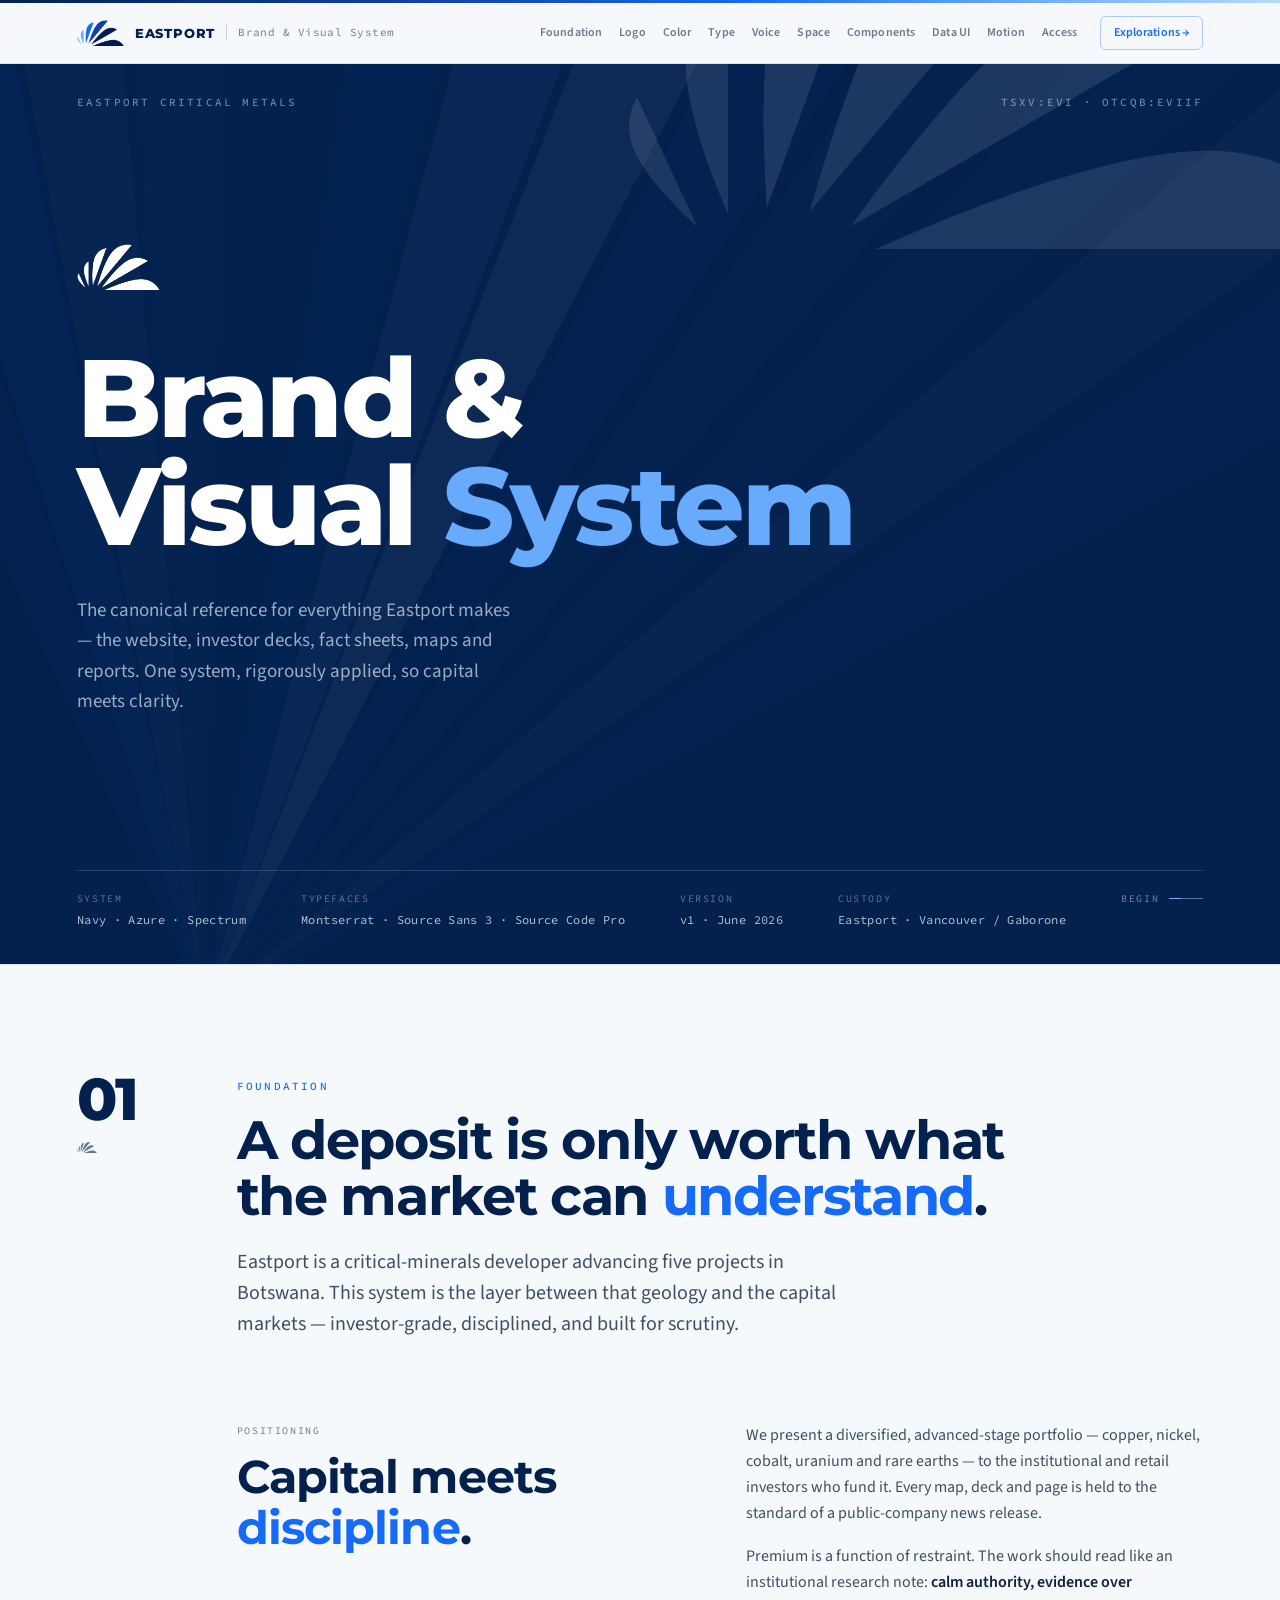
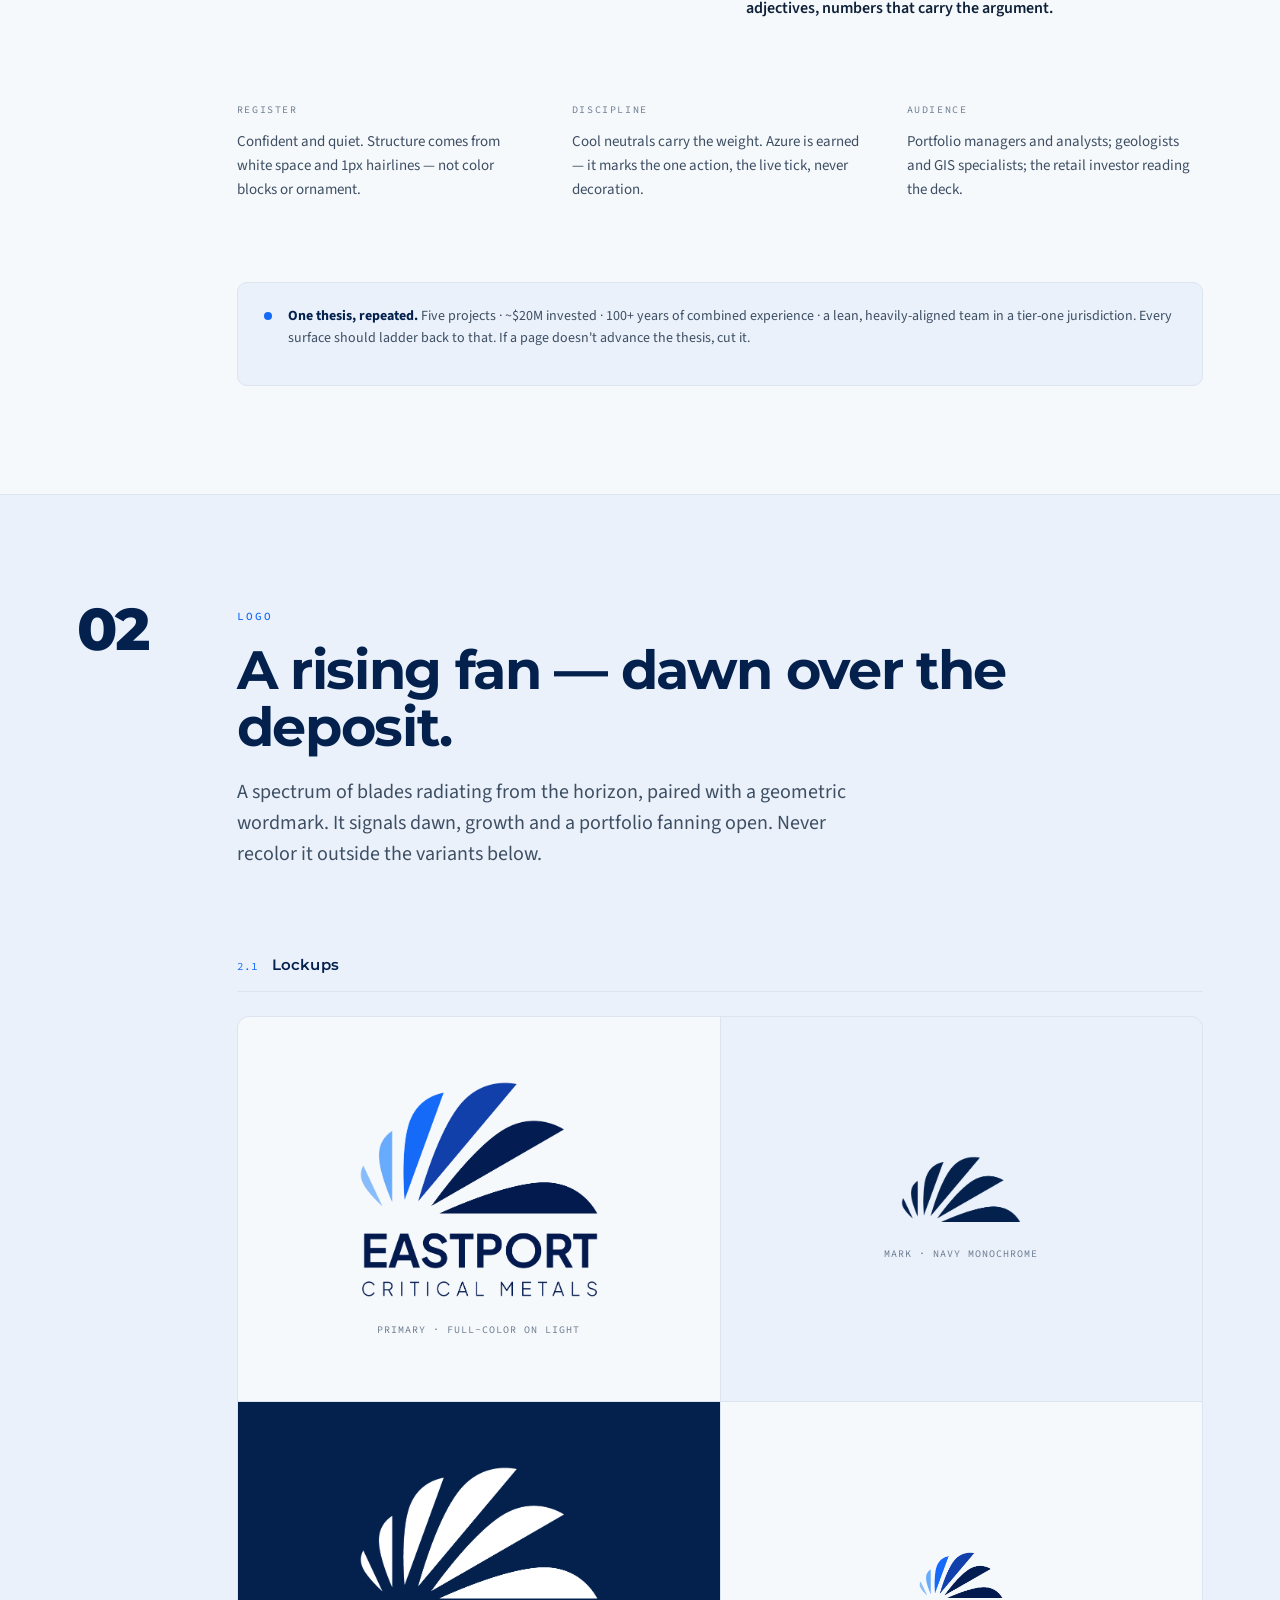
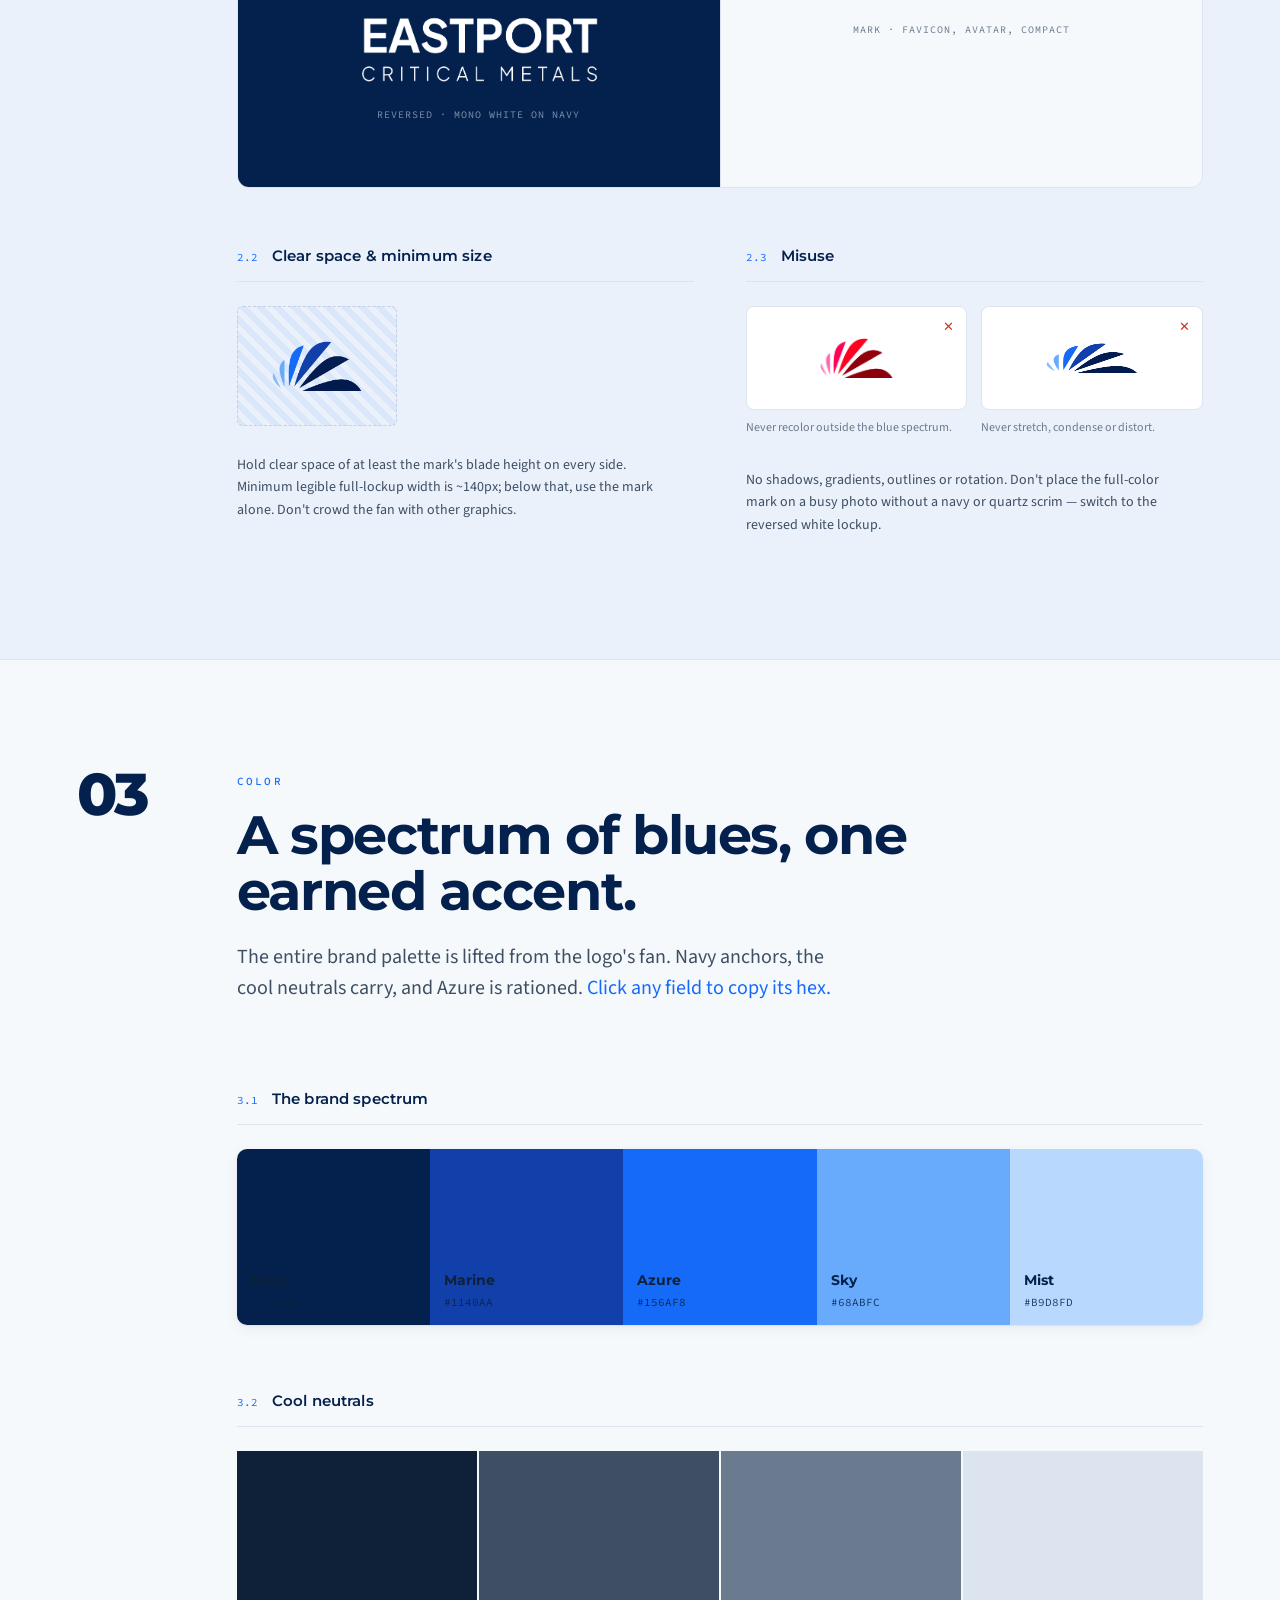
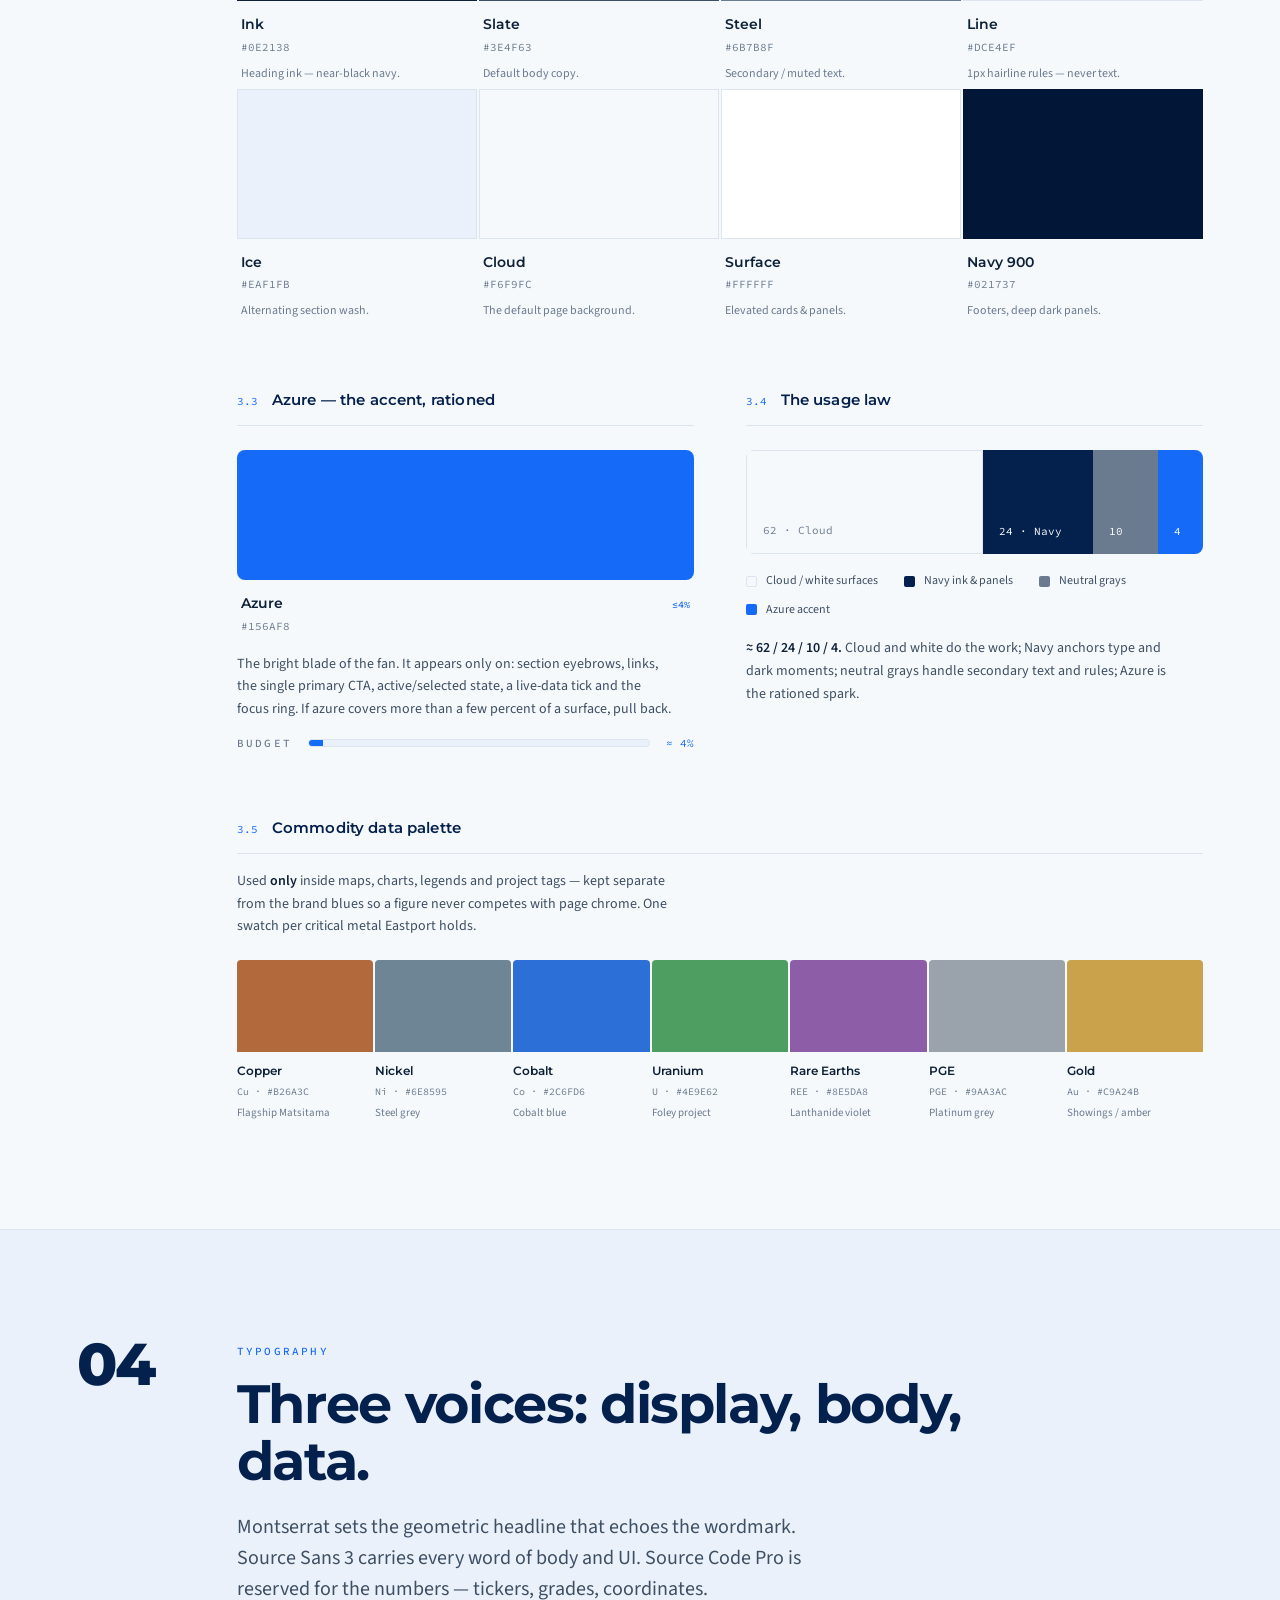
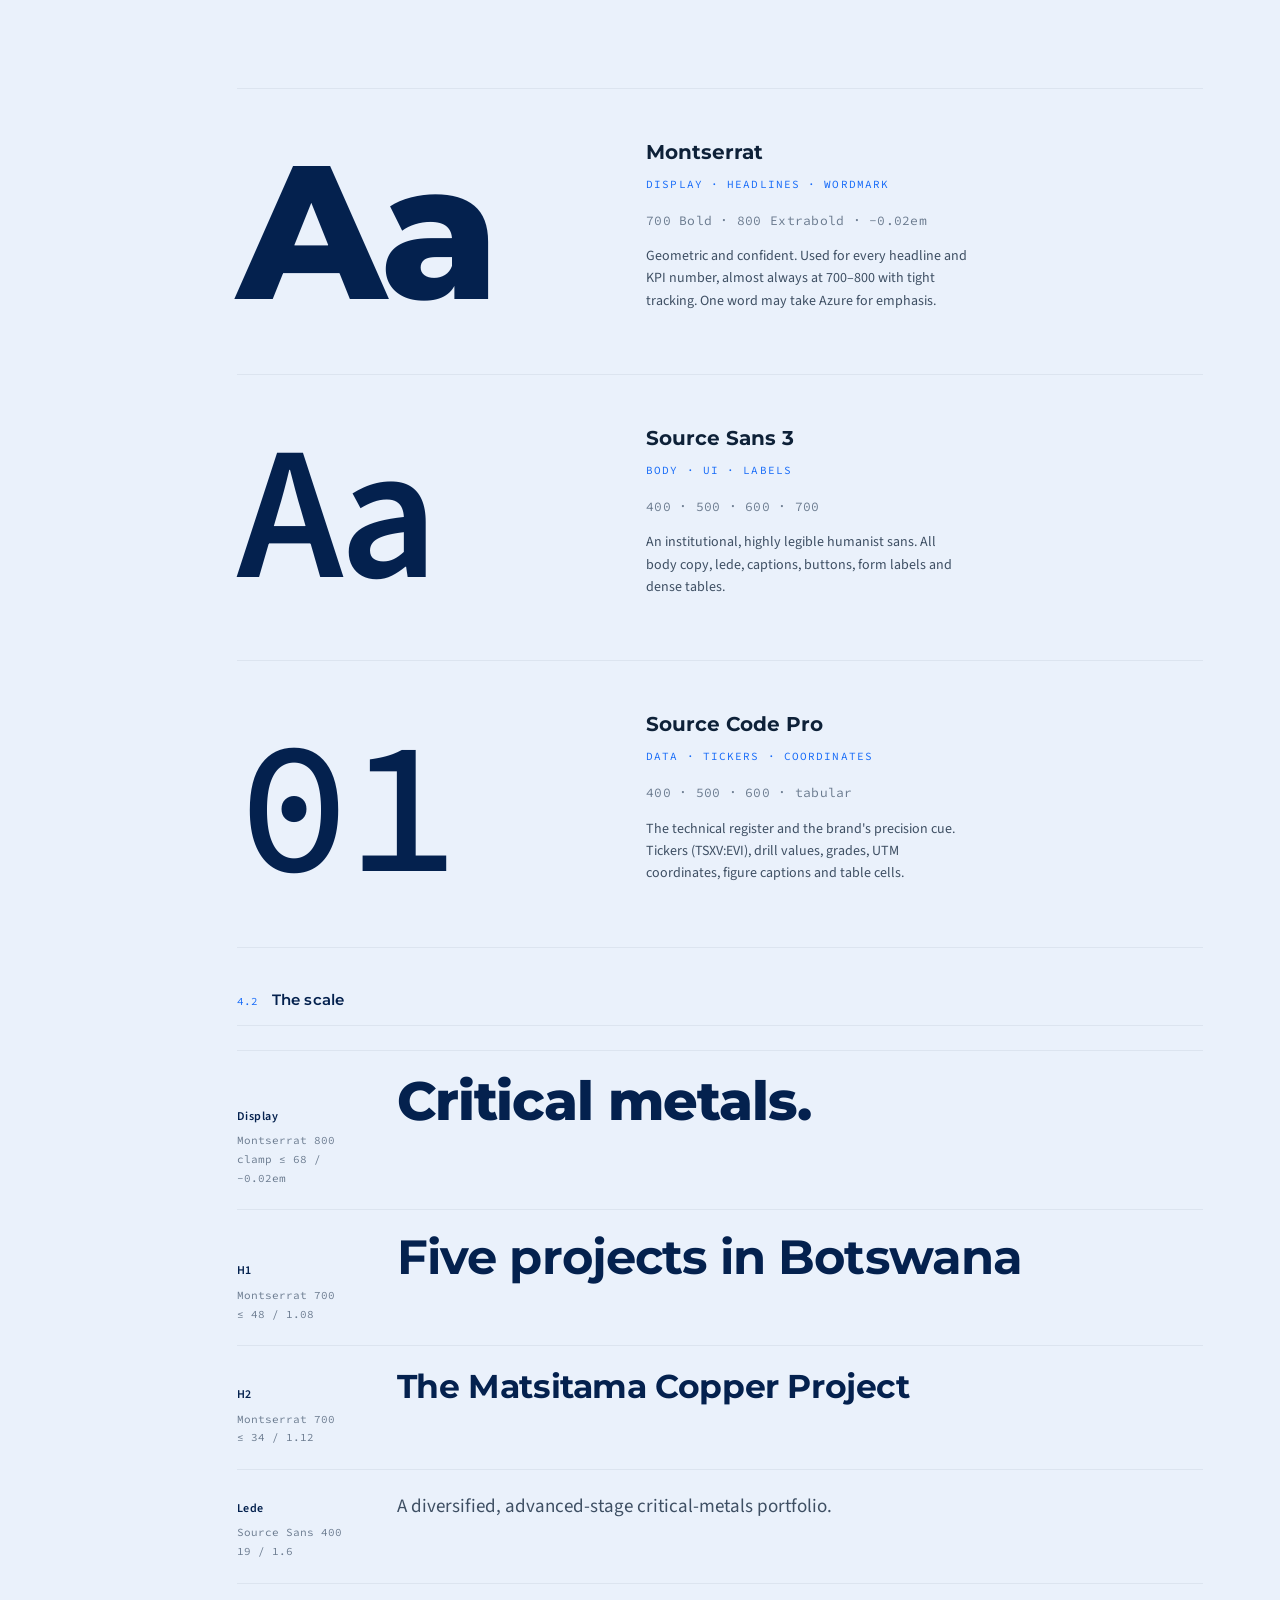
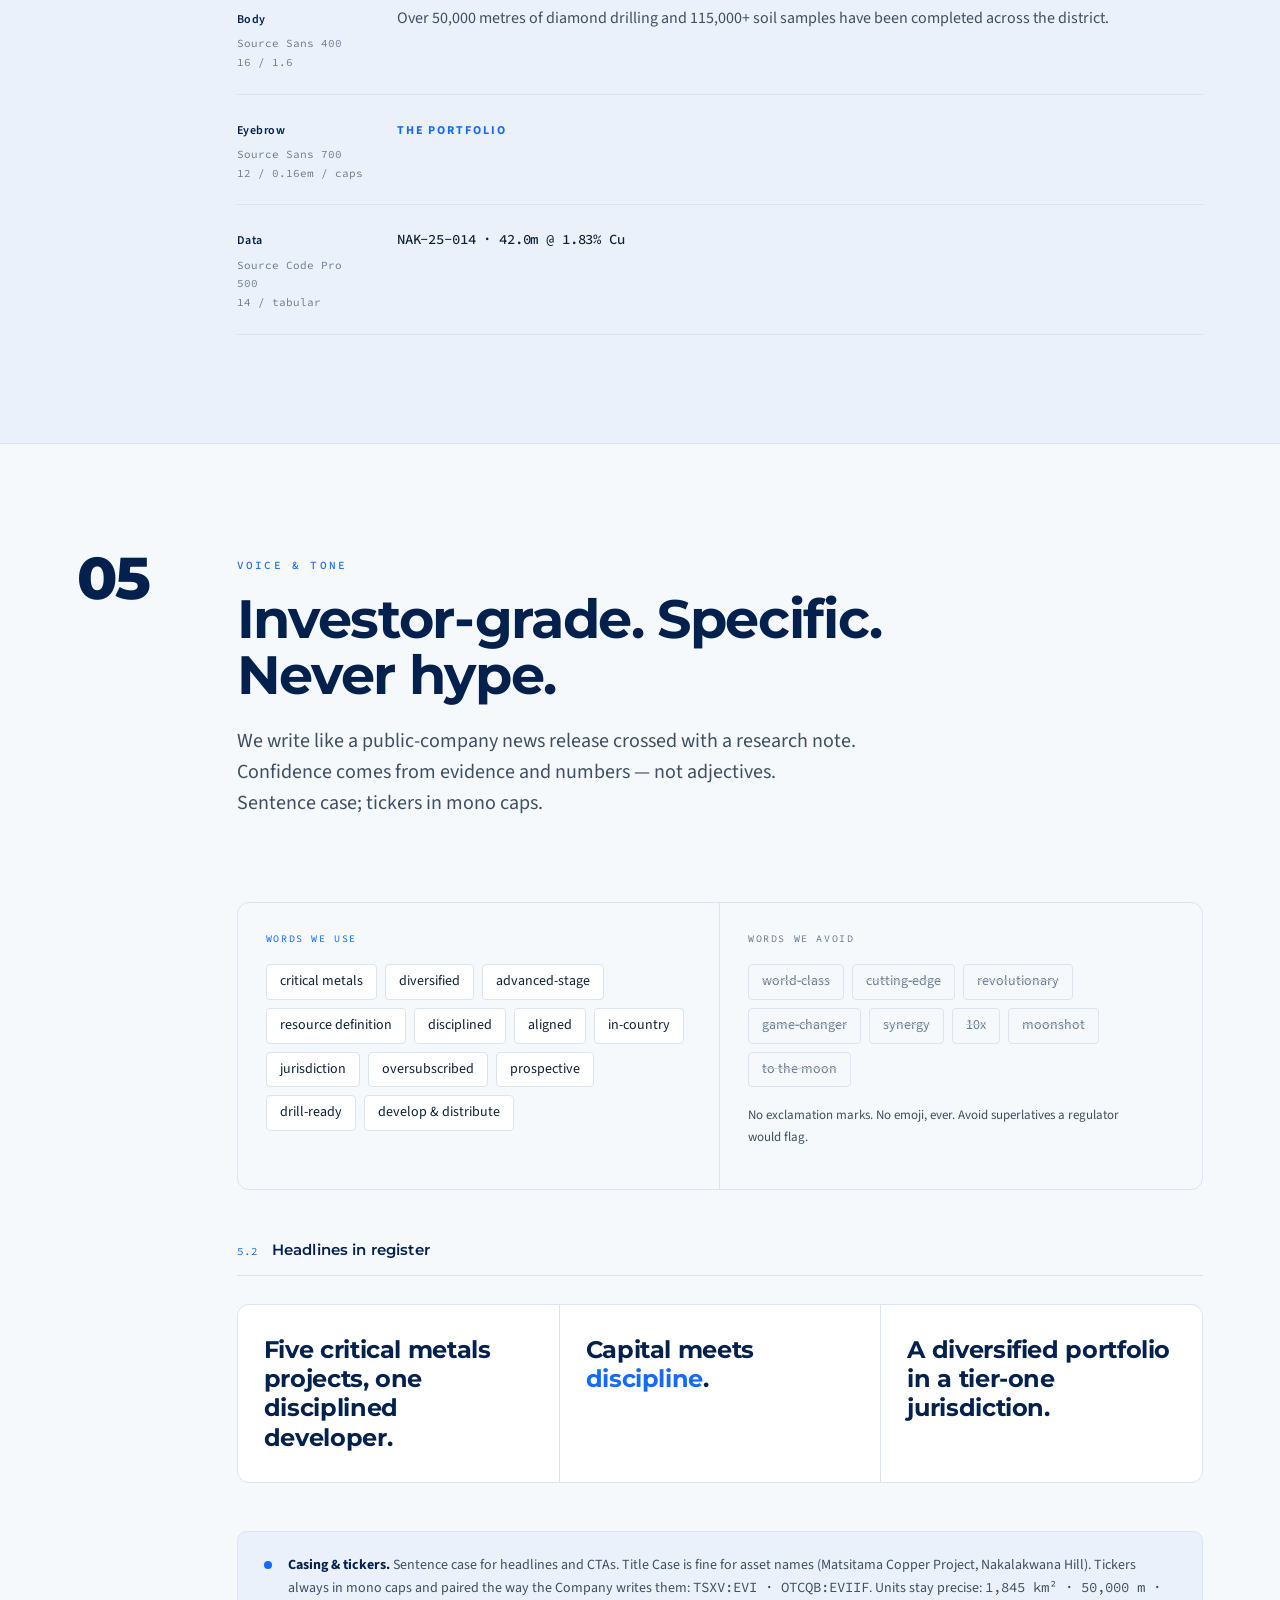
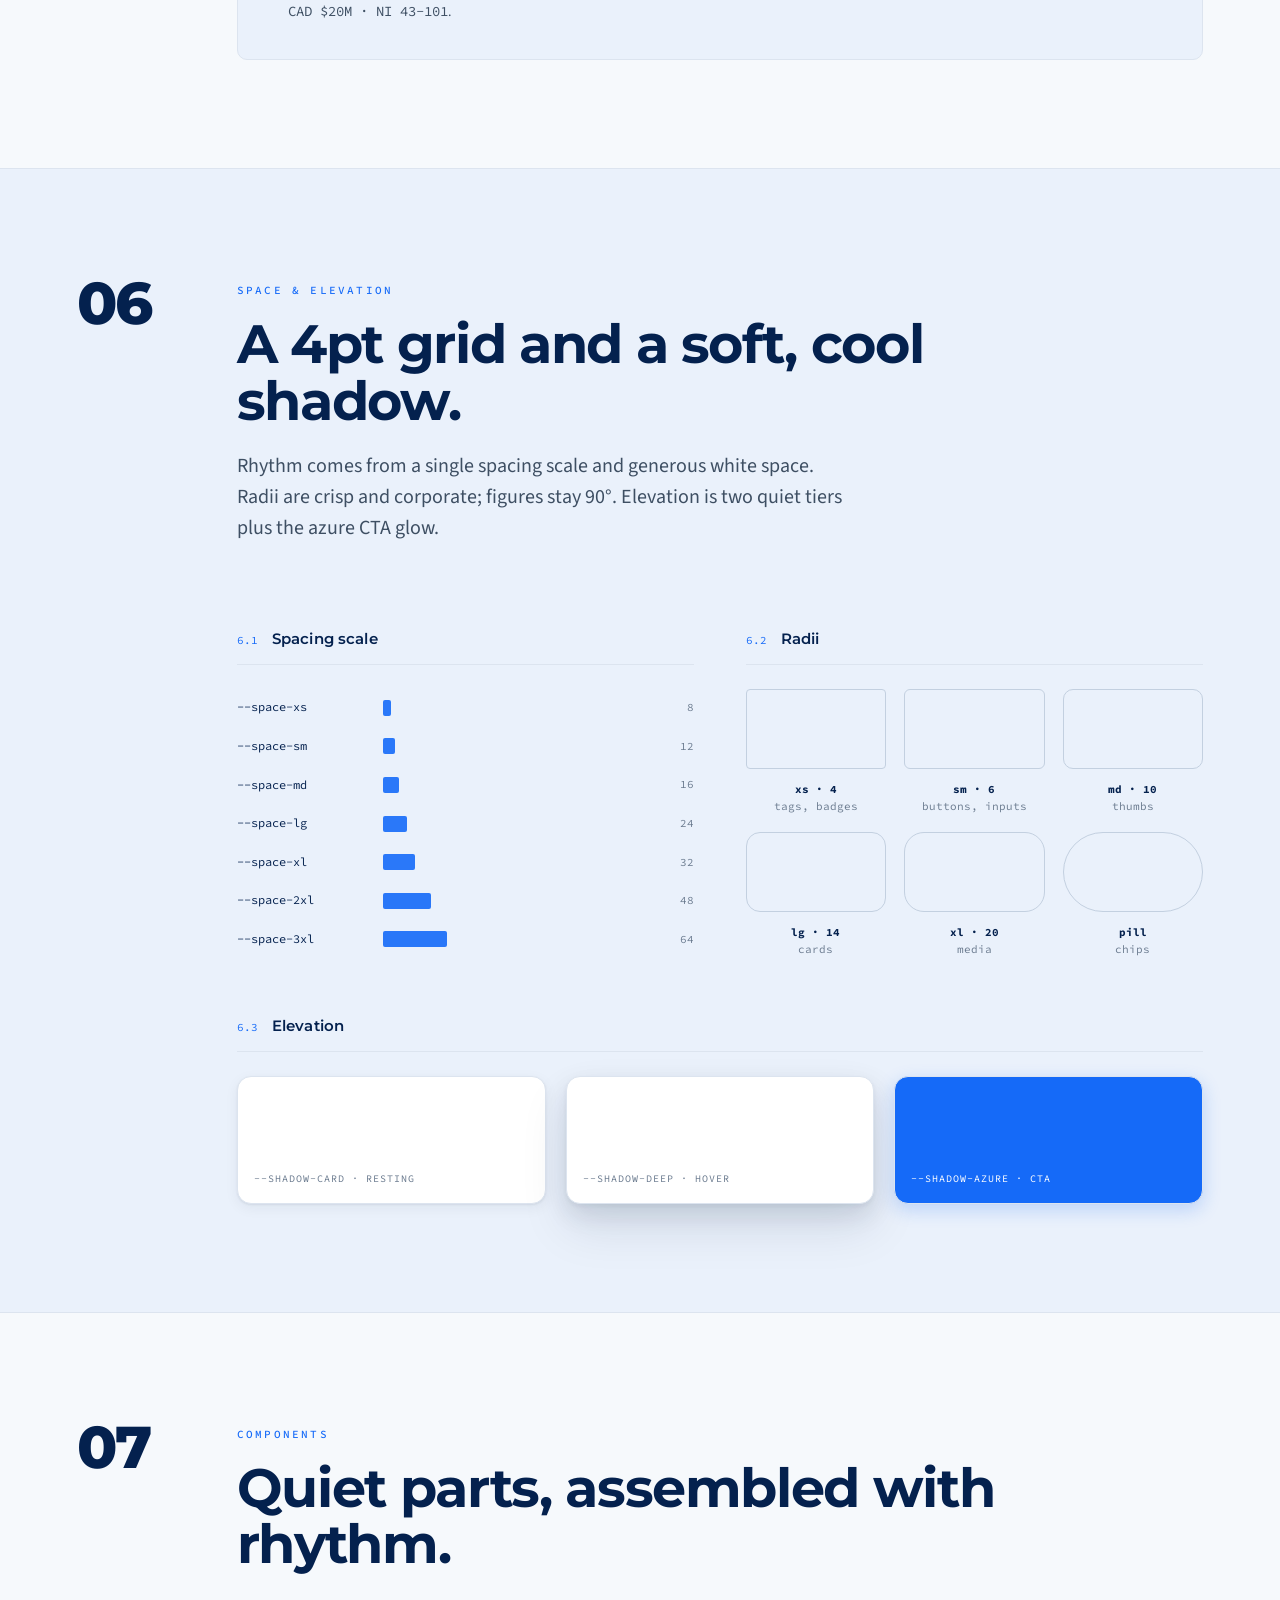
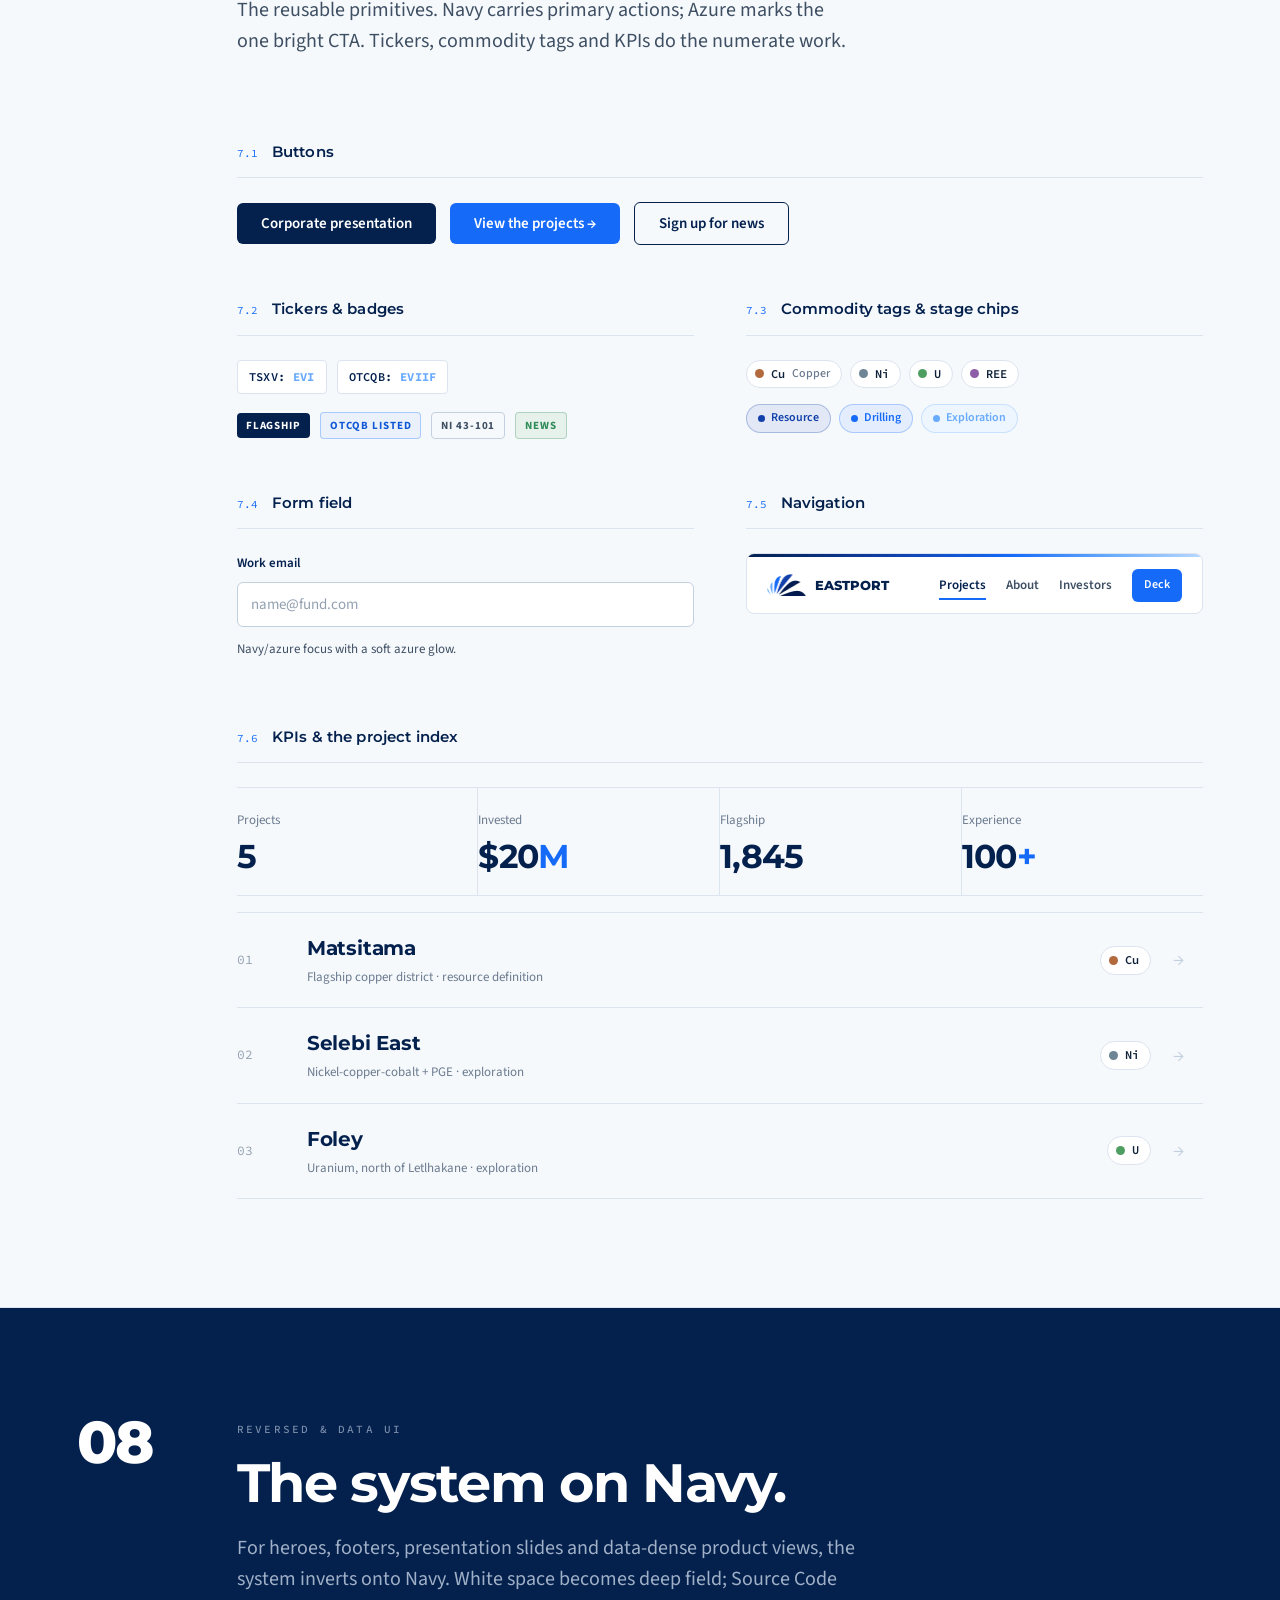
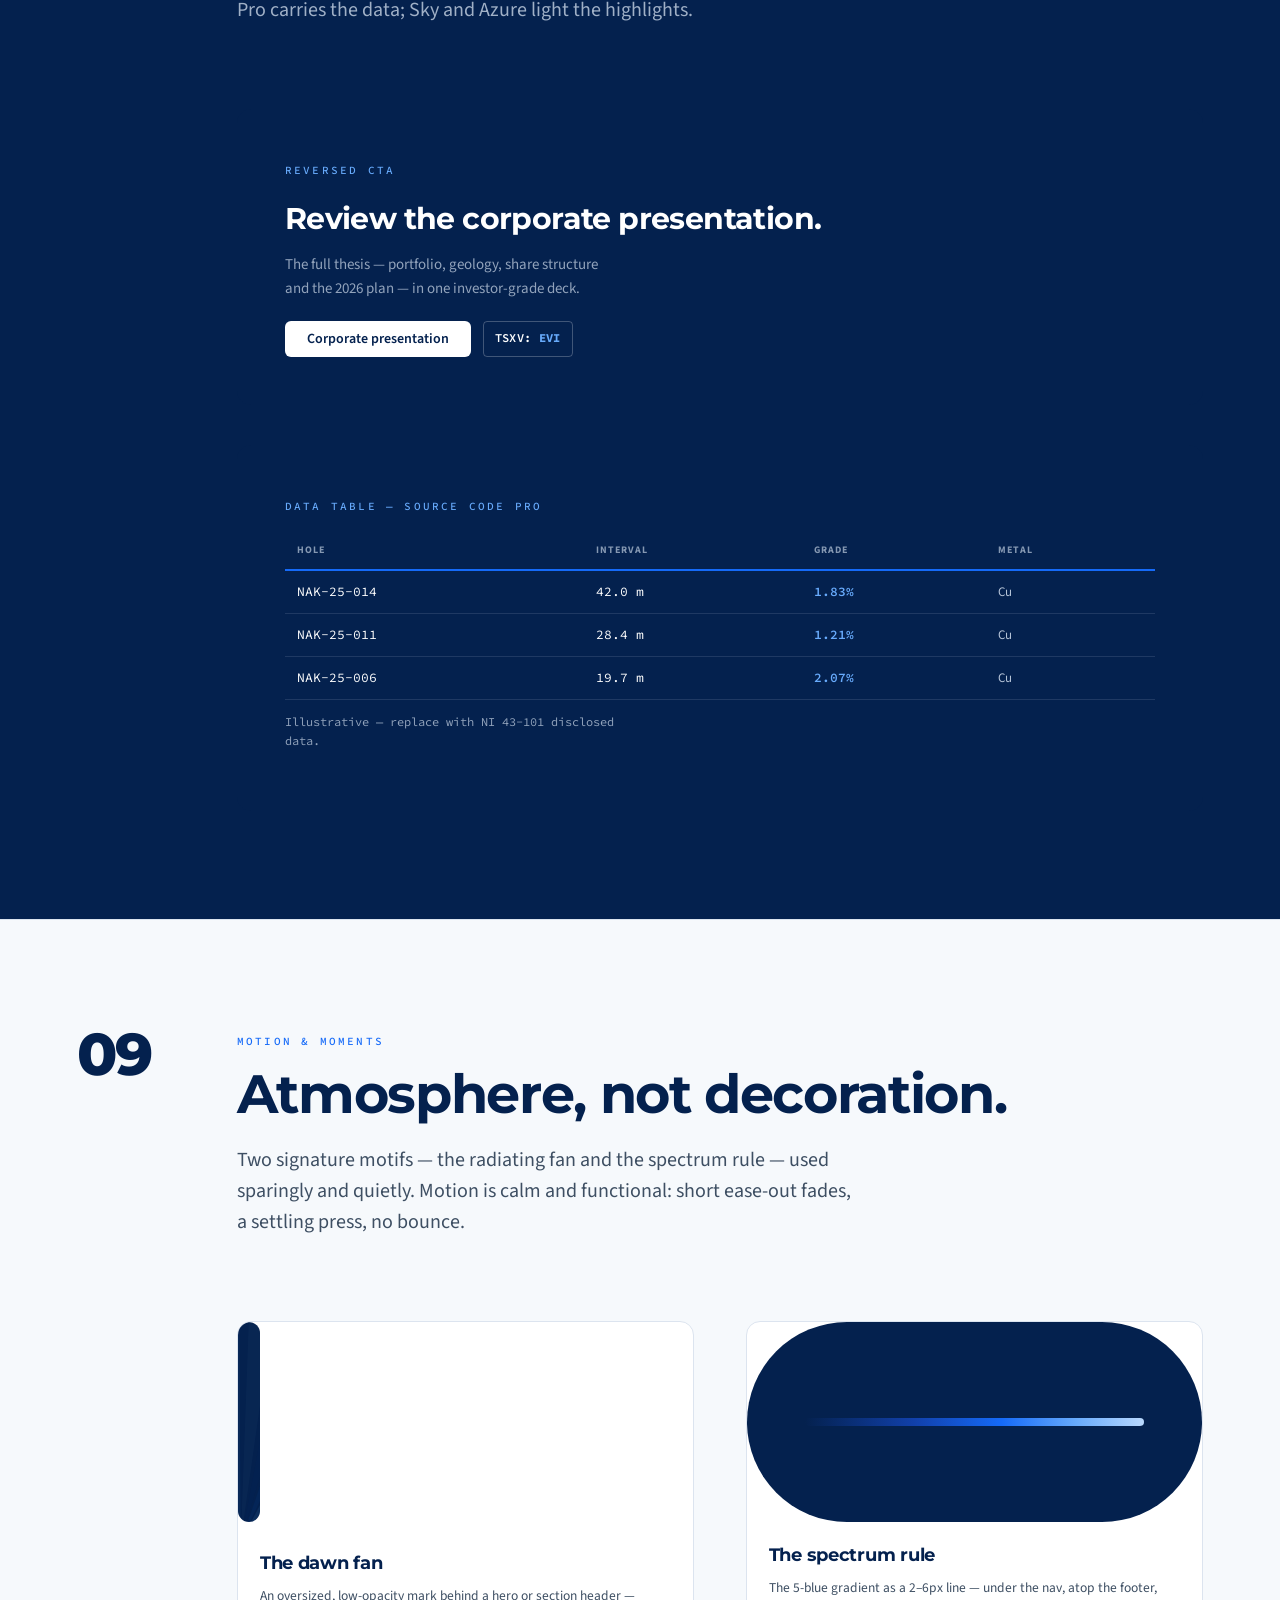
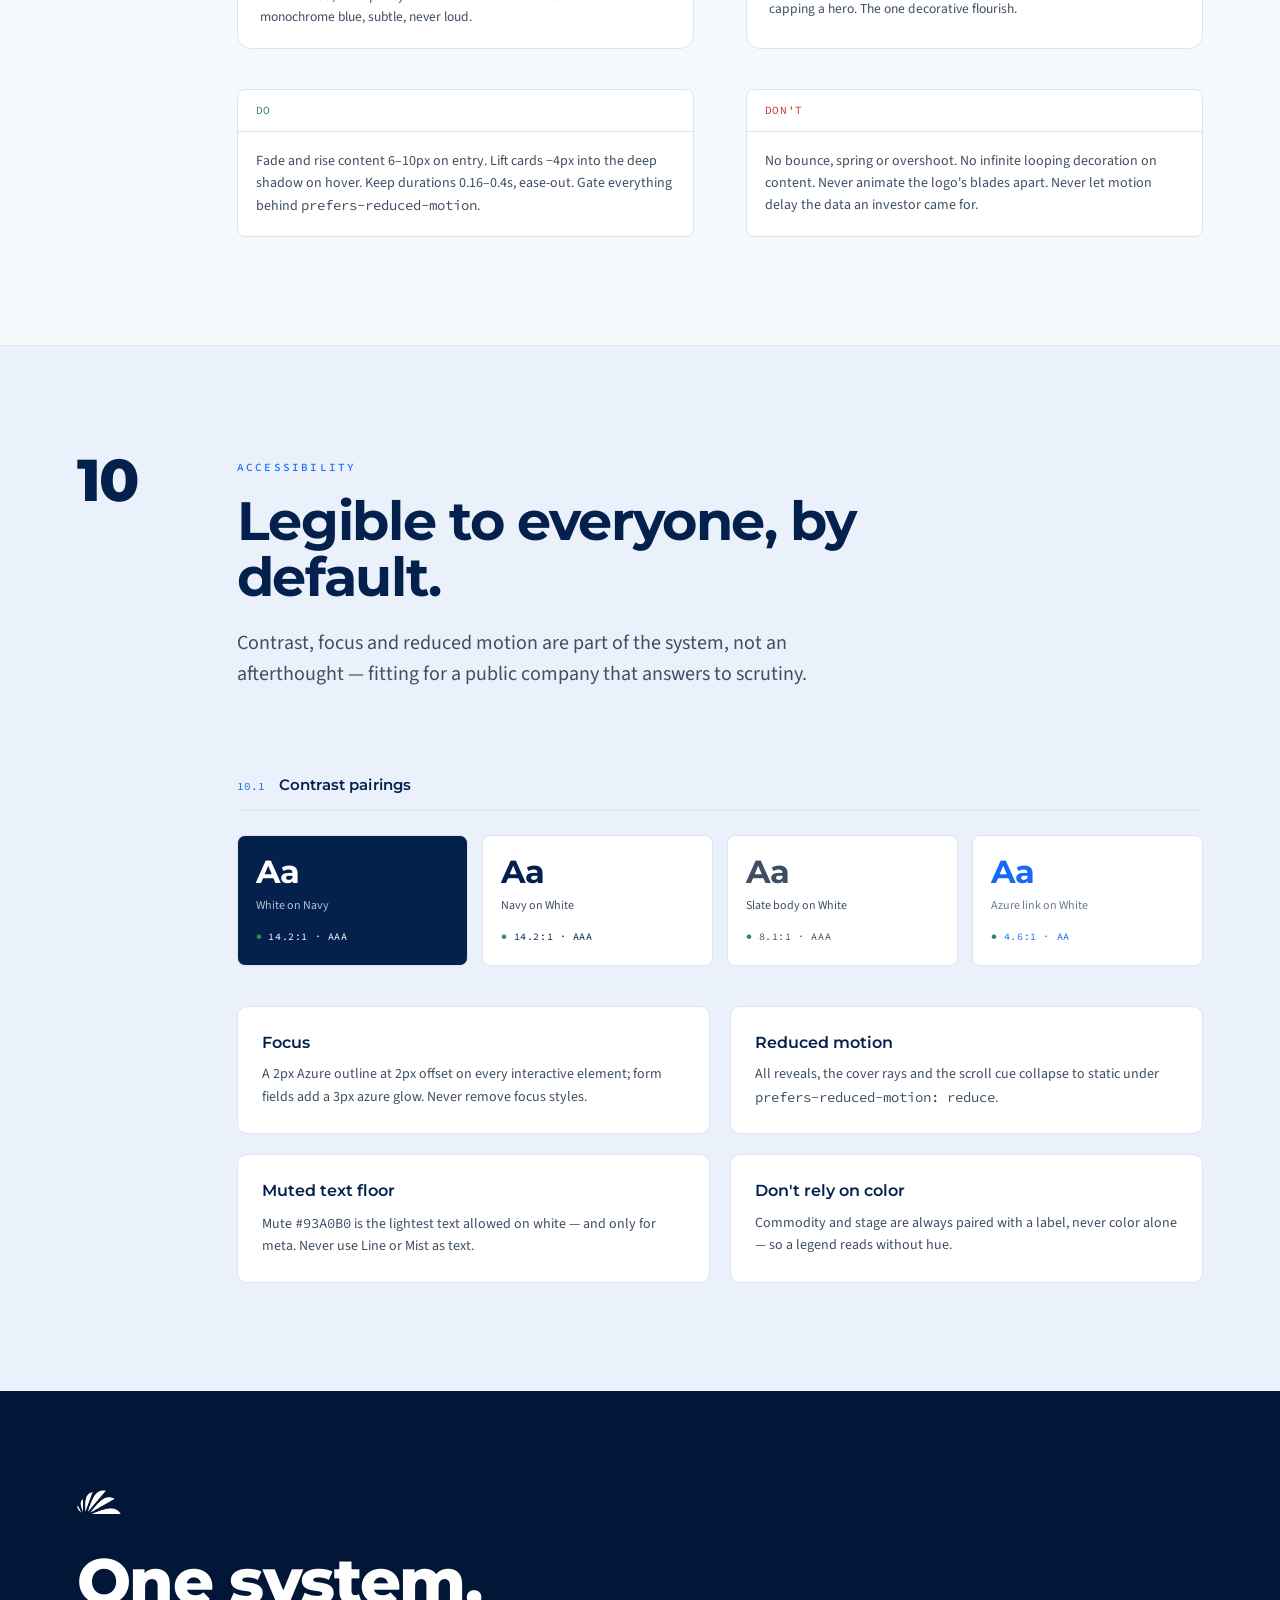
<file: index.html>
<!DOCTYPE html>
<!-- @dsCard group="Brand" name="Style Guide" subtitle="Full brand manual — cover, contents, 10 numbered chapters, colophon" viewport="1280x900" -->
<html lang="en">
<head>
<meta charset="UTF-8">
<meta name="viewport" content="width=device-width, initial-scale=1.0">
<title>Eastport Critical Metals — Brand &amp; Visual System</title>
<link rel="icon" type="image/png" href="assets/logos/eastport-mark.png">
<link rel="stylesheet" href="styles.css">
<style>
  *{box-sizing:border-box;}
  html{scroll-behavior:smooth;-webkit-text-size-adjust:100%;}
  body{margin:0;background:var(--cloud);color:var(--ink);font-family:var(--font-sans);font-size:16px;line-height:1.55;-webkit-font-smoothing:antialiased;text-rendering:optimizeLegibility;}
  ::selection{background:var(--mist);color:var(--navy);}
  a{color:inherit;text-decoration:none;}
  img,svg{display:block;}

  :root{
    --mx: clamp(22px, 6vw, 100px);
    --maxw: 1320px;
    --measure: 62ch;
    --rail: 132px;
  }

  .skip-link{position:absolute;top:-200px;left:16px;background:var(--navy);color:#fff;padding:12px 22px;border-radius:6px;font-size:13px;font-weight:600;z-index:999;transition:top .15s;}
  .skip-link:focus{top:16px;}
  a:focus-visible,button:focus-visible,input:focus-visible{outline:2px solid var(--azure);outline-offset:3px;}

  .wrap{max-width:var(--maxw);margin:0 auto;padding-left:var(--mx);padding-right:var(--mx);}
  .kicker{font-family:var(--font-mono);font-size:11px;font-weight:500;letter-spacing:0.2em;text-transform:uppercase;color:var(--steel);}
  .kicker--az{color:var(--azure);}
  .mono{font-family:var(--font-mono);}
  .lede{font-size:clamp(18px,1.7vw,21px);line-height:1.6;color:var(--slate);max-width:var(--measure);}
  .body{font-size:16px;line-height:1.62;color:var(--slate);max-width:var(--measure);}
  .body + .body{margin-top:1.1em;}
  .body b{color:var(--ink);font-weight:600;}

  /* ---------- RUNNING HEAD ---------- */
  .runhead{position:sticky;top:0;z-index:60;background:rgba(246,249,252,0.86);backdrop-filter:saturate(150%) blur(12px);border-bottom:1px solid var(--line);}
  .runhead-spectrum{height:3px;background:linear-gradient(90deg,var(--navy),var(--marine) 32%,var(--azure) 58%,var(--sky) 80%,var(--mist));}
  .runhead-in{max-width:var(--maxw);margin:0 auto;padding:0 var(--mx);height:60px;display:flex;align-items:center;justify-content:space-between;gap:24px;}
  .rh-brand{display:flex;align-items:center;gap:11px;min-width:0;}
  .rh-brand img{height:26px;}
  .rh-brand .wm{font-family:var(--font-display);font-size:13px;font-weight:800;letter-spacing:0.06em;color:var(--navy);white-space:nowrap;}
  .rh-brand .div{width:1px;height:16px;background:var(--border-strong);flex:none;}
  .rh-brand .cur{font-family:var(--font-mono);font-size:11px;letter-spacing:0.04em;color:var(--steel);white-space:nowrap;overflow:hidden;text-overflow:ellipsis;}
  .rh-right{display:flex;align-items:center;gap:14px;min-width:0;}
  .folios{display:flex;gap:1px;}
  .folios a{font-family:var(--font-sans);font-size:12px;font-weight:600;letter-spacing:0.01em;color:var(--steel);padding:6px 8px;border-radius:5px;white-space:nowrap;transition:color .2s,background .2s;}
  .folios a:hover{color:var(--navy);background:var(--ice);}
  .folios a.active{color:var(--azure);}
  @media (max-width:1100px){.folios{display:none;}}
  .rh-ext{display:inline-flex;align-items:center;gap:6px;font-family:var(--font-sans);font-size:12px;font-weight:600;letter-spacing:0.01em;color:var(--azure);white-space:nowrap;padding:7px 13px;border:1px solid color-mix(in srgb,var(--azure) 32%,transparent);border-radius:6px;transition:background .2s,color .2s,border-color .2s;}
  .rh-ext:hover{background:var(--azure);color:#fff;border-color:var(--azure);}
  .progress{position:absolute;left:0;bottom:-1px;height:2px;background:var(--azure);width:0;}

  /* ---------- COVER ---------- */
  .cover{position:relative;min-height:100svh;background:var(--navy);color:#fff;overflow:hidden;isolation:isolate;display:flex;flex-direction:column;}
  .cover-canvas{position:absolute;inset:0;width:100%;height:100%;z-index:-1;}
  .cover-fan{position:absolute;right:-8%;top:-26%;width:760px;max-width:74%;opacity:.10;z-index:-1;}
  .cover-top{padding:30px var(--mx) 0;display:flex;justify-content:space-between;align-items:center;}
  .cover-top .kicker{color:rgba(220,231,245,0.5);}
  .cover-mid{flex:1;display:flex;flex-direction:column;justify-content:center;padding:48px var(--mx);max-width:var(--maxw);margin:0 auto;width:100%;}
  .cover-monogram{width:clamp(60px,6.5vw,92px);margin-bottom:clamp(34px,6vh,66px);}
  .cover h1{font-family:var(--font-display);font-weight:800;font-size:clamp(46px,8.6vw,124px);line-height:0.98;letter-spacing:-0.03em;margin:0;max-width:15ch;color:#fff;}
  .cover h1 em{font-style:normal;color:var(--sky);}
  .cover-sub{margin-top:clamp(26px,4vh,46px);max-width:50ch;font-size:clamp(16px,1.5vw,19px);line-height:1.6;color:rgba(220,231,245,0.7);}
  .cover-bot{padding:0 var(--mx) 34px;max-width:var(--maxw);margin:0 auto;width:100%;}
  .cover-rule{height:1px;background:rgba(220,231,245,0.16);margin-bottom:20px;}
  .cover-meta{display:flex;flex-wrap:wrap;gap:14px 40px;justify-content:space-between;align-items:baseline;}
  .cover-meta .item{display:flex;flex-direction:column;gap:5px;}
  .cover-meta .item .k{font-family:var(--font-mono);font-size:10px;letter-spacing:0.16em;text-transform:uppercase;color:rgba(220,231,245,0.42);}
  .cover-meta .item .v{font-family:var(--font-mono);font-size:12px;letter-spacing:0.03em;color:rgba(220,231,245,0.82);}
  .scrollcue{display:flex;align-items:center;gap:10px;font-family:var(--font-mono);font-size:10px;letter-spacing:0.16em;text-transform:uppercase;color:rgba(220,231,245,0.5);}
  .scrollcue .line{width:34px;height:1px;background:rgba(220,231,245,0.4);position:relative;overflow:hidden;}
  .scrollcue .line::after{content:"";position:absolute;inset:0;width:12px;background:var(--sky);animation:cue 2.4s var(--ease-out) infinite;}
  @keyframes cue{0%{transform:translateX(-14px);}60%,100%{transform:translateX(40px);}}
  @media (prefers-reduced-motion:reduce){.scrollcue .line::after{animation:none;}}

  /* ---------- CHAPTER STRUCTURE ---------- */
  .chapter{padding:clamp(76px,12vh,144px) 0;border-top:1px solid var(--line);}
  .chapter--tint{background:var(--ice);}
  .chapter--dark{background:var(--navy);color:#fff;}
  .chapter--dark .kicker{color:rgba(220,231,245,0.55);}
  .chapter--dark .ch-title,.chapter--dark .ch-folio{color:#fff;}
  .chapter--dark .body{color:rgba(220,231,245,0.66);}
  .chapter--dark .body b{color:#fff;}
  .chapter--dark .ch-manifesto{color:rgba(220,231,245,0.72);}
  .chapter--dark .subhead{border-color:rgba(220,231,245,0.18);}
  .chapter--dark .subhead h3{color:#fff;}

  .ch-head{display:grid;grid-template-columns:var(--rail) 1fr;gap:0 28px;align-items:start;margin-bottom:clamp(46px,7vh,80px);}
  .ch-folio{font-family:var(--font-display);font-weight:800;font-size:clamp(40px,4.6vw,66px);line-height:0.9;letter-spacing:-0.03em;color:var(--navy);}
  .ch-folio img{width:20px;margin-top:16px;opacity:.6;}
  .ch-headmain{max-width:780px;}
  .ch-title{font-family:var(--font-display);font-weight:700;font-size:clamp(32px,4.4vw,54px);line-height:1.05;letter-spacing:-0.025em;margin:14px 0 0;color:var(--navy);}
  .ch-title em{font-style:normal;color:var(--azure);}
  .ch-manifesto{margin-top:22px;font-size:clamp(17px,1.7vw,20px);line-height:1.55;color:var(--slate);max-width:var(--measure);}
  @media (max-width:760px){.ch-head{grid-template-columns:1fr;gap:14px;}.ch-folio{font-size:40px;}.ch-folio img{display:none;}}

  .ch-body{display:grid;grid-template-columns:var(--rail) 1fr;gap:0 28px;}
  .ch-body > .span{grid-column:2;min-width:0;}
  .ch-body > .full{grid-column:1 / -1;min-width:0;}
  @media (max-width:760px){.ch-body{grid-template-columns:1fr;}.ch-body > .span{grid-column:1;}}
  .stack > * + *{margin-top:var(--gap,28px);}

  .subhead{display:flex;align-items:baseline;gap:14px;margin:0 0 24px;padding-bottom:14px;border-bottom:1px solid var(--line);}
  .subhead .n{font-family:var(--font-mono);font-size:11px;color:var(--azure);}
  .subhead h3{font-family:var(--font-display);font-size:15px;font-weight:600;letter-spacing:0.01em;margin:0;color:var(--navy);}

  .cols-2{display:grid;grid-template-columns:1fr 1fr;gap:clamp(28px,4vw,60px);}
  .cols-3{display:grid;grid-template-columns:repeat(3,1fr);gap:clamp(24px,3vw,46px);}
  @media (max-width:760px){.cols-2,.cols-3{grid-template-columns:1fr;gap:32px;}}
  .field-label{font-family:var(--font-mono);font-size:10px;letter-spacing:0.16em;text-transform:uppercase;color:var(--steel);margin-bottom:12px;}
  .statement{font-family:var(--font-display);font-weight:700;font-size:clamp(28px,3.6vw,46px);line-height:1.12;letter-spacing:-0.02em;color:var(--navy);max-width:18ch;}
  .statement em{font-style:normal;color:var(--azure);}

  .callout{background:var(--ice);border-radius:10px;padding:22px 26px;display:flex;gap:16px;align-items:flex-start;border:1px solid var(--line);}
  .chapter--dark .callout{background:rgba(220,231,245,0.05);border-color:rgba(220,231,245,0.14);}
  .callout .d{flex:none;width:8px;height:8px;border-radius:50%;background:var(--azure);margin-top:7px;}
  .callout .t{font-size:14px;line-height:1.6;color:var(--slate);}
  .chapter--dark .callout .t{color:rgba(220,231,245,0.74);}
  .callout .t b{color:var(--navy);}
  .chapter--dark .callout .t b{color:#fff;}

  /* ---------- LOGO ---------- */
  .lock-row{display:grid;grid-template-columns:repeat(2,1fr);gap:1px;background:var(--line);border:1px solid var(--line);border-radius:12px;overflow:hidden;}
  .lock-cell{background:var(--surface);padding:clamp(34px,5vw,64px) 32px;display:flex;flex-direction:column;align-items:center;justify-content:center;gap:24px;min-height:200px;}
  .lock-cell.cloud{background:var(--cloud);}
  .lock-cell.navy{background:var(--navy);}
  .lock-cell.ice{background:var(--ice);}
  .lock-cell img{max-width:240px;width:100%;height:auto;}
  .lock-cell.icon img{max-width:84px;}
  .lock-cell .tag{font-family:var(--font-mono);font-size:10px;letter-spacing:0.1em;text-transform:uppercase;color:var(--steel);}
  .lock-cell.navy .tag{color:rgba(220,231,245,0.55);}
  @media (max-width:620px){.lock-row{grid-template-columns:1fr;}}
  .clearspace{position:relative;display:inline-block;padding:34px;background:repeating-linear-gradient(45deg,rgba(21,106,248,0.07),rgba(21,106,248,0.07) 6px,transparent 6px,transparent 12px);border:1px dashed var(--border-strong);border-radius:6px;}
  .clearspace img{height:50px;}
  .misuse{display:flex;align-items:center;justify-content:center;padding:24px;border:1px solid var(--line);border-radius:8px;background:var(--surface);min-height:104px;position:relative;}
  .misuse .x{position:absolute;top:10px;right:12px;color:#c0392b;font-size:13px;}
  .misuse-note{font-size:12px;color:var(--steel);margin-top:10px;line-height:1.4;}

  /* ---------- COLOR ---------- */
  .spectrum-band{display:flex;height:clamp(120px,16vw,176px);border-radius:10px;overflow:hidden;box-shadow:var(--shadow-card);}
  .spectrum-band .s{flex:1;display:flex;flex-direction:column;justify-content:flex-end;padding:14px;cursor:pointer;transition:flex .3s var(--ease-out);}
  .spectrum-band .s:hover{flex:1.4;}
  .spectrum-band .s .nm{font-family:var(--font-display);font-weight:700;font-size:14px;}
  .spectrum-band .s .hx{font-family:var(--font-mono);font-size:11px;opacity:.85;margin-top:2px;}
  .swatches{display:grid;grid-template-columns:repeat(4,1fr);gap:2px;}
  @media (max-width:820px){.swatches{grid-template-columns:repeat(2,1fr);}}
  .sw{cursor:pointer;}
  .sw .field{height:clamp(104px,13vw,150px);position:relative;}
  .sw .field .pin{position:absolute;top:12px;left:14px;font-family:var(--font-mono);font-size:10px;letter-spacing:0.1em;opacity:0;transition:opacity .2s;}
  .sw:hover .field .pin{opacity:1;}
  .sw .meta{padding:13px 4px 4px;}
  .sw .nm{font-family:var(--font-display);font-size:14px;font-weight:600;display:flex;align-items:baseline;justify-content:space-between;gap:8px;}
  .sw .nm .pct{font-family:var(--font-mono);font-size:10px;color:var(--azure);font-weight:500;}
  .sw .hex{font-family:var(--font-mono);font-size:11px;color:var(--steel);margin-top:3px;}
  .sw .role{font-size:12px;color:var(--steel);margin-top:9px;line-height:1.45;}
  .ratio{display:flex;height:clamp(70px,10vw,104px);border-radius:8px;overflow:hidden;}
  .ratio > div{display:flex;align-items:flex-end;padding:14px 16px;}
  .ratio .l{font-family:var(--font-mono);font-size:11px;}
  .ratio-key{display:flex;flex-wrap:wrap;gap:10px 26px;margin-top:18px;}
  .ratio-key .i{display:flex;align-items:center;gap:9px;font-size:12px;color:var(--slate);}
  .ratio-key .dt{width:11px;height:11px;border-radius:2px;}
  .budget{display:flex;align-items:center;gap:16px;margin-top:8px;}
  .budget .track{flex:1;height:8px;border-radius:999px;background:var(--ice);border:1px solid var(--line);overflow:hidden;}
  .budget .fill{height:100%;width:4%;background:var(--azure);}
  .budget .read{font-family:var(--font-mono);font-size:11px;color:var(--azure);white-space:nowrap;}
  .pairs{display:grid;grid-template-columns:repeat(4,1fr);gap:14px;}
  @media (max-width:760px){.pairs{grid-template-columns:1fr 1fr;}}
  .pair{border-radius:8px;padding:20px 18px;border:1px solid var(--line);}
  .pair .big{font-family:var(--font-display);font-weight:700;font-size:32px;line-height:1;letter-spacing:-0.02em;}
  .pair .sm{font-size:12px;margin-top:10px;line-height:1.4;}
  .pair .ratio-no{font-family:var(--font-mono);font-size:10px;letter-spacing:0.06em;margin-top:14px;display:flex;align-items:center;gap:6px;}
  .pair .ratio-no .ok{color:var(--positive);}
  .mapcols{display:grid;grid-template-columns:repeat(7,1fr);gap:2px;}
  @media (max-width:760px){.mapcols{grid-template-columns:repeat(4,1fr);}}
  @media (max-width:460px){.mapcols{grid-template-columns:repeat(2,1fr);}}
  .mapcol{cursor:pointer;}
  .mapcol .f{height:92px;border-radius:4px 4px 0 0;}
  .mapcol .n{font-family:var(--font-display);font-size:12px;font-weight:600;margin-top:10px;}
  .mapcol .h{font-family:var(--font-mono);font-size:10px;color:var(--steel);margin-top:3px;}
  .mapcol .r{font-size:11px;color:var(--steel);margin-top:6px;line-height:1.4;}

  /* ---------- TYPOGRAPHY ---------- */
  .specimen{display:grid;grid-template-columns:minmax(0,0.9fr) 1.4fr;gap:clamp(28px,4vw,56px);padding:clamp(30px,4vw,48px) 0;border-bottom:1px solid var(--line);align-items:center;}
  .specimen:first-of-type{border-top:1px solid var(--line);}
  .specimen .glyph{font-size:clamp(110px,15vw,190px);line-height:0.8;letter-spacing:-0.03em;color:var(--navy);}
  .specimen .glyph.disp{font-family:var(--font-display);font-weight:800;}
  .specimen .glyph.sans{font-family:var(--font-sans);font-weight:600;}
  .specimen .glyph.mono{font-family:var(--font-mono);font-weight:500;}
  .specimen .info .fam{font-family:var(--font-display);font-size:20px;font-weight:700;}
  .specimen .info .role{font-family:var(--font-mono);font-size:11px;letter-spacing:0.1em;text-transform:uppercase;color:var(--azure);margin-top:8px;}
  .specimen .info .set{font-family:var(--font-mono);font-size:13px;color:var(--steel);margin-top:18px;letter-spacing:0.02em;}
  .specimen .info .desc{font-size:14px;line-height:1.6;color:var(--slate);margin-top:14px;max-width:46ch;}
  @media (max-width:680px){.specimen{grid-template-columns:1fr;gap:16px;}.specimen .glyph{font-size:110px;}}
  .scale{border-top:1px solid var(--line);}
  .scale-row{display:grid;grid-template-columns:var(--rail) 1fr;gap:28px;align-items:baseline;padding:22px 0;border-bottom:1px solid var(--line);}
  .scale-row .spec{font-family:var(--font-mono);font-size:11px;color:var(--steel);line-height:1.7;}
  .scale-row .spec b{color:var(--navy);font-weight:600;display:block;font-family:var(--font-sans);font-size:12px;letter-spacing:0.04em;margin-bottom:4px;}
  .scale-row .live{min-width:0;color:var(--navy);}
  @media (max-width:680px){.scale-row{grid-template-columns:1fr;gap:8px;}}

  /* ---------- VOICE ---------- */
  .lex{display:grid;grid-template-columns:1fr 1fr;gap:0;border:1px solid var(--line);border-radius:12px;overflow:hidden;}
  .lex > div{padding:28px;}
  .lex > div:first-child{border-right:1px solid var(--line);}
  .lex .words{display:flex;flex-wrap:wrap;gap:8px;margin-top:18px;}
  .lex .w{font-size:14px;padding:6px 13px;border-radius:4px;border:1px solid var(--line);background:var(--surface);color:var(--ink);}
  .lex .w.no{color:var(--steel);text-decoration:line-through;text-decoration-color:var(--border-strong);background:transparent;}
  @media (max-width:620px){.lex{grid-template-columns:1fr;}.lex > div:first-child{border-right:none;border-bottom:1px solid var(--line);}}
  .heads{display:grid;grid-template-columns:repeat(3,1fr);gap:1px;background:var(--line);border:1px solid var(--line);border-radius:12px;overflow:hidden;margin-top:28px;}
  .heads > p{background:var(--surface);margin:0;padding:30px 26px;font-family:var(--font-display);font-weight:700;font-size:clamp(19px,2.1vw,24px);line-height:1.22;letter-spacing:-0.015em;color:var(--navy);}
  .heads > p em{font-style:normal;color:var(--azure);}
  @media (max-width:760px){.heads{grid-template-columns:1fr;}}

  /* ---------- SPACE / RADII / ELEVATION ---------- */
  .ladder{display:flex;flex-direction:column;gap:2px;}
  .ladder .row{display:grid;grid-template-columns:128px 1fr auto;gap:18px;align-items:center;padding:9px 0;}
  .ladder .tok{font-family:var(--font-mono);font-size:12px;color:var(--navy);}
  .ladder .bar{height:16px;background:var(--azure);border-radius:2px;opacity:0.9;}
  .ladder .px{font-family:var(--font-mono);font-size:11px;color:var(--steel);}
  .radii{display:grid;grid-template-columns:repeat(3,1fr);gap:18px;}
  .radii .r{display:flex;flex-direction:column;align-items:center;gap:12px;}
  .radii .box{width:100%;height:80px;background:var(--ice);border:1px solid var(--border-strong);}
  .radii .lab{font-family:var(--font-mono);font-size:11px;color:var(--steel);text-align:center;line-height:1.5;}
  .radii .lab b{color:var(--navy);}
  .elev{display:grid;grid-template-columns:repeat(3,1fr);gap:20px;}
  @media (max-width:760px){.elev{grid-template-columns:1fr;}}
  .elev .e{height:128px;border-radius:14px;background:var(--surface);border:1px solid var(--line);display:flex;align-items:flex-end;padding:16px;}
  .elev .e.card{box-shadow:var(--shadow-card);}
  .elev .e.deep{box-shadow:var(--shadow-deep);}
  .elev .e.az{box-shadow:var(--shadow-azure);background:var(--azure);}
  .elev .c{font-family:var(--font-mono);font-size:10px;letter-spacing:0.1em;text-transform:uppercase;color:var(--steel);}
  .elev .e.az .c{color:#fff;}

  /* ---------- COMPONENTS ---------- */
  .btn-primary{background:var(--navy);color:#fff;font:600 15px/1 var(--font-sans);padding:13px 24px;border-radius:6px;border:none;cursor:pointer;transition:all var(--dur-base) var(--ease-out);}
  .btn-primary:hover{background:var(--navy-700);transform:translateY(-1px);box-shadow:var(--shadow-card);}
  .btn-accent{background:var(--azure);color:#fff;font:600 15px/1 var(--font-sans);padding:13px 24px;border-radius:6px;border:none;cursor:pointer;transition:all var(--dur-base) var(--ease-out);}
  .btn-accent:hover{background:var(--azure-600);transform:translateY(-1px);box-shadow:var(--shadow-azure);}
  .btn-secondary{background:transparent;color:var(--navy);font:600 15px/1 var(--font-sans);padding:13px 24px;border-radius:6px;border:1.5px solid var(--navy);cursor:pointer;transition:all var(--dur-base) var(--ease-out);}
  .btn-secondary:hover{background:var(--navy);color:#fff;}
  .ticker{display:inline-flex;align-items:center;gap:8px;font-family:var(--font-mono);font-size:12px;font-weight:600;letter-spacing:0.02em;padding:7px 11px;border:1px solid var(--line);background:var(--surface);border-radius:4px;color:var(--navy);}
  .ticker b{color:var(--sky);}
  .badge{display:inline-flex;align-items:center;gap:6px;font-family:var(--font-sans);font-size:11px;font-weight:700;letter-spacing:0.08em;text-transform:uppercase;padding:4px 9px;border-radius:4px;}
  .badge.navy{background:var(--navy);color:#fff;}
  .badge.az{background:var(--ice);color:var(--azure-600);border:1px solid color-mix(in srgb,var(--azure) 30%,transparent);}
  .badge.out{background:transparent;color:var(--slate);border:1px solid var(--border-strong);}
  .badge.news{background:color-mix(in srgb,var(--positive) 12%,#fff);color:var(--positive);border:1px solid color-mix(in srgb,var(--positive) 30%,transparent);}
  .ctag{display:inline-flex;align-items:center;gap:7px;font-family:var(--font-mono);font-size:12px;font-weight:600;color:var(--ink);background:var(--surface);border:1px solid var(--line);border-radius:999px;padding:4px 11px 4px 8px;}
  .ctag .dt{width:9px;height:9px;border-radius:50%;}
  .ctag .cn{font-family:var(--font-sans);font-weight:500;color:var(--steel);}
  .stage{display:inline-flex;align-items:center;gap:6px;font-family:var(--font-sans);font-size:12px;font-weight:600;border-radius:999px;padding:4px 11px;}
  .stage .sd{width:7px;height:7px;border-radius:50%;}
  .field-input{display:flex;flex-direction:column;gap:8px;}
  .field-input label{font-size:13px;font-weight:600;color:var(--navy);}
  .field-input input{font:15px/1 var(--font-sans);color:var(--ink);padding:11px 13px;border-radius:6px;border:1px solid var(--border-strong);background:#fff;transition:border-color .2s,box-shadow .2s;}
  .field-input input::placeholder{color:var(--mute);}
  .field-input input:focus{outline:none;border-color:var(--azure);box-shadow:0 0 0 3px var(--focus-ring);}
  .kpis{display:grid;grid-template-columns:repeat(4,1fr);border-top:1px solid var(--line);border-bottom:1px solid var(--line);}
  .kpis > div{padding:22px 24px 22px 0;border-right:1px solid var(--line);}
  .kpis > div:last-child{border-right:none;}
  .kpis dt{font-family:var(--font-sans);font-size:13px;color:var(--steel);margin:0 0 10px;}
  .kpis dd{font-family:var(--font-display);font-size:clamp(28px,2.6vw,42px);font-weight:700;line-height:1;letter-spacing:-0.02em;margin:0;color:var(--navy);}
  .kpis dd em{font-style:normal;color:var(--azure);}
  @media (max-width:680px){.kpis{grid-template-columns:1fr 1fr;}}
  .index-row{display:grid;grid-template-columns:48px 1fr auto 30px;gap:22px;align-items:center;padding:20px 0;border-top:1px solid var(--line);transition:padding-left .3s var(--ease-out);}
  .index-row:last-child{border-bottom:1px solid var(--line);}
  .index-row:hover{padding-left:12px;}
  .index-row .n{font-family:var(--font-mono);font-size:13px;color:var(--mute);}
  .index-row .nm{font-family:var(--font-display);font-weight:700;font-size:20px;letter-spacing:-0.01em;color:var(--navy);}
  .index-row .ds{font-size:13px;color:var(--steel);margin-top:3px;}
  .index-row .ar{font-size:18px;color:var(--border-strong);transition:color .3s,transform .3s;}
  .index-row:hover .ar{color:var(--azure);transform:translateX(4px);}
  .navmini{width:100%;border:1px solid var(--line);border-radius:8px;overflow:hidden;background:#fff;}
  .navmini .sp{height:3px;background:linear-gradient(90deg,var(--navy),var(--marine) 32%,var(--azure) 58%,var(--sky) 80%,var(--mist));}
  .navmini .bar{height:56px;display:flex;align-items:center;justify-content:space-between;padding:0 20px;}
  .navmini .bl{display:flex;align-items:center;gap:9px;}
  .navmini .bl img{height:22px;}
  .navmini .bl .w{font-family:var(--font-display);font-weight:800;font-size:13px;color:var(--navy);}
  .navmini .lnk{display:flex;gap:20px;align-items:center;}
  .navmini .lnk span{font-size:13px;font-weight:600;color:var(--slate);position:relative;}
  .navmini .lnk span.active{color:var(--navy);}
  .navmini .lnk span.active::after{content:"";position:absolute;left:0;right:0;bottom:-4px;height:1.5px;background:var(--azure);}
  .navmini .lnk .cta{background:var(--azure);color:#fff;padding:7px 12px;border-radius:6px;font-size:12px;}

  /* ---------- REVERSED / DATA UI ---------- */
  .reverse{background:var(--navy);border-radius:14px;padding:clamp(30px,4vw,48px);color:#fff;}
  .reverse .rt{font-family:var(--font-display);font-weight:700;font-size:clamp(22px,2.6vw,30px);letter-spacing:-0.02em;margin:14px 0 10px;}
  .reverse .rb{font-size:15px;line-height:1.6;color:rgba(220,231,245,0.66);max-width:48ch;}
  .reverse .btn-q{background:#fff;color:var(--navy);font:600 14px/1 var(--font-sans);padding:11px 22px;border-radius:6px;border:none;cursor:pointer;transition:background .2s,color .2s;}
  .reverse .btn-q:hover{background:var(--azure);color:#fff;}
  .dtable{width:100%;border-collapse:collapse;font-family:var(--font-sans);}
  .dtable th{text-align:left;font-size:10px;font-weight:700;letter-spacing:0.1em;text-transform:uppercase;color:rgba(220,231,245,0.6);padding:10px 12px;border-bottom:2px solid var(--azure);}
  .dtable td{padding:11px 12px;border-bottom:1px solid rgba(220,231,245,0.12);font-size:13px;color:rgba(220,231,245,0.82);}
  .dtable td.m{font-family:var(--font-mono);color:#fff;font-variant-numeric:tabular-nums;}
  .dtable td.m b{color:var(--sky);font-weight:600;}

  /* ---------- MOMENTS / DO-DONT ---------- */
  .moment{border-radius:14px;border:1px solid var(--line);overflow:hidden;background:#fff;}
  .moment .stage{position:relative;height:200px;background:var(--navy);overflow:hidden;}
  .moment .stage canvas{position:absolute;inset:0;width:100%;height:100%;}
  .moment .stage img.fan{position:absolute;right:-10%;top:-30%;width:60%;opacity:.14;}
  .moment .meta{padding:20px 22px;}
  .moment .meta h4{font-family:var(--font-display);font-weight:700;font-size:18px;letter-spacing:-0.015em;margin:0 0 8px;color:var(--navy);}
  .moment .meta p{font-size:13.5px;line-height:1.55;color:var(--slate);margin:0;}
  .dd{border-radius:8px;border:1px solid var(--line);overflow:hidden;background:#fff;}
  .dd .h{display:flex;align-items:center;gap:8px;padding:12px 18px;font-family:var(--font-mono);font-size:11px;letter-spacing:0.06em;text-transform:uppercase;border-bottom:1px solid var(--line);}
  .dd.do .h{color:var(--positive);}
  .dd.dont .h{color:#c0392b;}
  .dd .b{padding:18px;font-size:14px;line-height:1.6;color:var(--slate);}

  /* ---------- ICONS ---------- */
  .glyphcat{display:grid;grid-template-columns:repeat(auto-fill,minmax(84px,1fr));gap:1px;background:var(--line);border:1px solid var(--line);border-radius:12px;overflow:hidden;}
  .glyphcat .g{background:var(--surface);display:flex;flex-direction:column;align-items:center;justify-content:center;gap:10px;aspect-ratio:1;transition:background .18s var(--ease-out);}
  .glyphcat .g:hover{background:var(--ice);}
  .glyphcat .g svg{width:26px;height:26px;}
  .glyphcat .g .gl{font-family:var(--font-mono);font-size:9px;letter-spacing:.06em;text-transform:uppercase;color:var(--mute);}
  .gi{fill:none;stroke:var(--navy);stroke-width:1.5;stroke-linecap:round;stroke-linejoin:round;}
  .gi.az{stroke:var(--azure);}

  /* ---------- ACCESSIBILITY ---------- */
  .a11y-grid{display:grid;grid-template-columns:repeat(2,1fr);gap:20px;}
  @media (max-width:680px){.a11y-grid{grid-template-columns:1fr;}}
  .a11y{border:1px solid var(--line);border-radius:10px;padding:24px;background:var(--surface);}
  .a11y h4{font-family:var(--font-display);font-size:16px;font-weight:600;margin:0 0 8px;color:var(--navy);}
  .a11y p{font-size:14px;line-height:1.6;color:var(--slate);margin:0;}

  /* ---------- COLOPHON ---------- */
  .colophon{background:var(--navy-900);color:#fff;position:relative;overflow:hidden;isolation:isolate;}
  .colophon-fan{position:absolute;left:-10%;bottom:-30%;width:520px;opacity:.08;z-index:-1;}
  .colophon .wrap{padding:clamp(70px,11vh,124px) var(--mx);}
  .colophon .ast{width:44px;margin-bottom:34px;}
  .colophon .big{font-family:var(--font-display);font-weight:800;font-size:clamp(34px,5vw,64px);line-height:1.04;letter-spacing:-0.025em;max-width:16ch;}
  .colophon .big em{font-style:normal;color:var(--sky);}
  .colophon-grid{display:grid;grid-template-columns:repeat(3,1fr);gap:32px;margin-top:clamp(46px,7vh,80px);padding-top:36px;border-top:1px solid rgba(220,231,245,0.16);}
  @media (max-width:760px){.colophon-grid{grid-template-columns:1fr;gap:28px;}}
  .colophon-grid .k{font-family:var(--font-mono);font-size:10px;letter-spacing:0.16em;text-transform:uppercase;color:rgba(220,231,245,0.45);margin-bottom:12px;}
  .colophon-grid .v{font-family:var(--font-mono);font-size:12px;line-height:1.9;color:rgba(220,231,245,0.78);}
  .colophon-bot{display:flex;justify-content:space-between;gap:16px;flex-wrap:wrap;margin-top:44px;font-family:var(--font-mono);font-size:10px;letter-spacing:0.08em;text-transform:uppercase;color:rgba(220,231,245,0.4);}

  /* reveal */
  [data-reveal]{opacity:1;transform:none;}
  .has-js [data-reveal]{opacity:0;transform:translateY(10px);transition:opacity .7s var(--ease-out),transform .7s var(--ease-out);}
  .has-js [data-reveal].in{opacity:1;transform:none;}
  .has-js [data-reveal].shown{opacity:1 !important;transform:none !important;transition:none !important;}
  @media (prefers-reduced-motion:reduce){.has-js [data-reveal]{opacity:1;transform:none;transition:none;}}

  /* toast */
  .toast{position:fixed;bottom:26px;left:50%;transform:translate(-50%,18px);background:var(--navy);color:#fff;font-family:var(--font-mono);font-size:12px;letter-spacing:0.03em;padding:11px 18px;border-radius:6px;z-index:200;opacity:0;pointer-events:none;transition:opacity .22s,transform .22s;box-shadow:var(--shadow-deep);}
  .toast.show{opacity:1;transform:translate(-50%,0);}
  .toast b{color:var(--sky);font-weight:500;}
  .copyable{cursor:pointer;}
</style>
</head>
<body>
<template id="__bundler_thumbnail" data-bg-color="#04214E">
  <svg viewBox="0 0 1200 800" xmlns="http://www.w3.org/2000/svg">
    <rect width="1200" height="800" fill="#04214E"/>
    <g transform="translate(600 360)">
      <path d="M0 0 L-120 -210 L-70 -220 Z" fill="#68ABFC"/>
      <path d="M0 0 L-40 -250 L40 -250 Z" fill="#156AF8"/>
      <path d="M0 0 L70 -230 L150 -190 Z" fill="#1140AA"/>
      <path d="M0 0 L210 -120 L250 -40 Z" fill="#0A2C5E"/>
      <path d="M0 0 L250 30 A250 250 0 0 1 250 30 L120 70 Z" fill="#021737"/>
    </g>
    <text x="600" y="560" text-anchor="middle" fill="#DCE7F5" font-family="Arial, sans-serif" font-weight="bold" font-size="40" letter-spacing="8">EASTPORT</text>
  </svg>
</template>

<a href="#ch01" class="skip-link">Skip to content</a>

<!-- ============ RUNNING HEAD ============ -->
<div class="runhead">
  <div class="runhead-spectrum"></div>
  <div class="runhead-in">
    <a class="rh-brand" href="#cover">
      <img src="assets/logos/eastport-mark.png" alt="">
      <span class="wm">EASTPORT</span>
      <span class="div"></span>
      <span class="cur">Brand &amp; Visual System</span>
    </a>
    <div class="rh-right">
      <nav class="folios" aria-label="Chapters">
        <a href="#ch01">Foundation</a><a href="#ch02">Logo</a><a href="#ch03">Color</a><a href="#ch04">Type</a><a href="#ch05">Voice</a><a href="#ch06">Space</a><a href="#ch07">Components</a><a href="#ch08">Data UI</a><a href="#ch09">Motion</a><a href="#ch10">Access</a>
      </nav>
      <a class="rh-ext" href="creative-explorations.html">Explorations →</a>
    </div>
  </div>
  <div class="progress" id="progress"></div>
</div>

<!-- ============ COVER ============ -->
<header class="cover" id="cover">
  <canvas class="cover-canvas" id="coverCanvas" aria-hidden="true"></canvas>
  <img class="cover-fan" src="assets/logos/eastport-mark-white.png" alt="">
  <div class="cover-top">
    <span class="kicker">Eastport Critical Metals</span>
    <span class="kicker">TSXV:EVI · OTCQB:EVIIF</span>
  </div>
  <div class="cover-mid">
    <img class="cover-monogram" src="assets/logos/eastport-mark-white.png" alt="Eastport mark">
    <h1>Brand &amp;<br>Visual <em>System</em></h1>
    <p class="cover-sub">The canonical reference for everything Eastport makes — the website, investor decks, fact sheets, maps and reports. One system, rigorously applied, so capital meets clarity.</p>
  </div>
  <div class="cover-bot">
    <div class="cover-rule"></div>
    <div class="cover-meta">
      <div class="item"><span class="k">System</span><span class="v">Navy · Azure · Spectrum</span></div>
      <div class="item"><span class="k">Typefaces</span><span class="v">Montserrat · Source Sans 3 · Source Code Pro</span></div>
      <div class="item"><span class="k">Version</span><span class="v">v1 · June 2026</span></div>
      <div class="item"><span class="k">Custody</span><span class="v">Eastport · Vancouver / Gaborone</span></div>
      <div class="scrollcue">Begin <span class="line"></span></div>
    </div>
  </div>
</header>

<!-- ============ 01 FOUNDATION ============ -->
<section class="chapter" id="ch01">
  <div class="wrap">
    <div class="ch-head" data-reveal>
      <div class="ch-folio">01<img src="assets/logos/eastport-mark-navy.png" alt=""></div>
      <div class="ch-headmain">
        <span class="kicker kicker--az">Foundation</span>
        <h1 class="ch-title">A deposit is only worth what the market can <em>understand</em>.</h1>
        <p class="ch-manifesto">Eastport is a critical-minerals developer advancing five projects in Botswana. This system is the layer between that geology and the capital markets — investor-grade, disciplined, and built for scrutiny.</p>
      </div>
    </div>
    <div class="ch-body">
      <div class="span stack" style="--gap:64px;">
        <div class="cols-2" data-reveal>
          <div>
            <div class="field-label">Positioning</div>
            <p class="statement">Capital meets <em>discipline</em>.</p>
          </div>
          <div class="stack" style="--gap:24px;">
            <p class="body">We present a diversified, advanced-stage portfolio — copper, nickel, cobalt, uranium and rare earths — to the institutional and retail investors who fund it. Every map, deck and page is held to the standard of a public-company news release.</p>
            <p class="body">Premium is a function of restraint. The work should read like an institutional research note: <b>calm authority, evidence over adjectives, numbers that carry the argument.</b></p>
          </div>
        </div>
        <div class="cols-3" data-reveal>
          <div><div class="field-label">Register</div><p class="body" style="font-size:15px;">Confident and quiet. Structure comes from white space and 1px hairlines — not color blocks or ornament.</p></div>
          <div><div class="field-label">Discipline</div><p class="body" style="font-size:15px;">Cool neutrals carry the weight. Azure is earned — it marks the one action, the live tick, never decoration.</p></div>
          <div><div class="field-label">Audience</div><p class="body" style="font-size:15px;">Portfolio managers and analysts; geologists and GIS specialists; the retail investor reading the deck.</p></div>
        </div>
        <div class="callout" data-reveal>
          <span class="d"></span>
          <p class="t"><b>One thesis, repeated.</b> Five projects · ~$20M invested · 100+ years of combined experience · a lean, heavily-aligned team in a tier-one jurisdiction. Every surface should ladder back to that. If a page doesn't advance the thesis, cut it.</p>
        </div>
      </div>
    </div>
  </div>
</section>

<!-- ============ 02 LOGO ============ -->
<section class="chapter chapter--tint" id="ch02">
  <div class="wrap">
    <div class="ch-head" data-reveal>
      <div class="ch-folio">02</div>
      <div class="ch-headmain">
        <span class="kicker kicker--az">Logo</span>
        <h1 class="ch-title">A rising fan — dawn over the deposit.</h1>
        <p class="ch-manifesto">A spectrum of blades radiating from the horizon, paired with a geometric wordmark. It signals dawn, growth and a portfolio fanning open. Never recolor it outside the variants below.</p>
      </div>
    </div>
    <div class="ch-body">
      <div class="span stack" style="--gap:56px;">
        <div data-reveal>
          <div class="subhead"><span class="n">2.1</span><h3>Lockups</h3></div>
          <div class="lock-row">
            <div class="lock-cell cloud"><img src="assets/logos/eastport-logo-full.png" alt="Primary lockup"><span class="tag">Primary · full-color on light</span></div>
            <div class="lock-cell ice"><img src="assets/logos/eastport-mark-navy.png" style="max-width:120px;" alt="Navy mono mark"><span class="tag">Mark · navy monochrome</span></div>
            <div class="lock-cell navy"><img src="assets/logos/eastport-logo-white.png" alt="Reversed lockup"><span class="tag">Reversed · mono white on navy</span></div>
            <div class="lock-cell icon cloud"><img src="assets/logos/eastport-mark.png" alt="Icon mark"><span class="tag">Mark · favicon, avatar, compact</span></div>
          </div>
        </div>
        <div class="cols-2" data-reveal>
          <div>
            <div class="subhead"><span class="n">2.2</span><h3>Clear space &amp; minimum size</h3></div>
            <div class="clearspace"><img src="assets/logos/eastport-mark.png" alt="Clear space"></div>
            <p class="body" style="font-size:14px;margin-top:20px;">Hold clear space of at least the mark's blade height on every side. Minimum legible full-lockup width is ~140px; below that, use the mark alone. Don't crowd the fan with other graphics.</p>
          </div>
          <div>
            <div class="subhead"><span class="n">2.3</span><h3>Misuse</h3></div>
            <div class="cols-2" style="gap:14px;">
              <div><div class="misuse"><span class="x">✕</span><img src="assets/logos/eastport-mark.png" style="height:40px;filter:hue-rotate(120deg) saturate(2);" alt=""></div><p class="misuse-note">Never recolor outside the blue spectrum.</p></div>
              <div><div class="misuse"><span class="x">✕</span><img src="assets/logos/eastport-mark.png" style="height:30px;transform:scaleX(1.7);" alt=""></div><p class="misuse-note">Never stretch, condense or distort.</p></div>
            </div>
            <p class="body" style="font-size:14px;margin-top:20px;">No shadows, gradients, outlines or rotation. Don't place the full-color mark on a busy photo without a navy or quartz scrim — switch to the reversed white lockup.</p>
          </div>
        </div>
      </div>
    </div>
  </div>
</section>

<!-- ============ 03 COLOR ============ -->
<section class="chapter" id="ch03">
  <div class="wrap">
    <div class="ch-head" data-reveal>
      <div class="ch-folio">03</div>
      <div class="ch-headmain">
        <span class="kicker kicker--az">Color</span>
        <h1 class="ch-title">A spectrum of blues, one earned accent.</h1>
        <p class="ch-manifesto">The entire brand palette is lifted from the logo's fan. Navy anchors, the cool neutrals carry, and Azure is rationed. <span style="color:var(--azure)">Click any field to copy its hex.</span></p>
      </div>
    </div>
    <div class="ch-body">
      <div class="span stack" style="--gap:64px;">
        <div data-reveal>
          <div class="subhead"><span class="n">3.1</span><h3>The brand spectrum</h3></div>
          <div class="spectrum-band">
            <div class="s copyable" data-copy="#04214E" style="background:#04214E"><span class="nm">Navy</span><span class="hx">#04214E</span></div>
            <div class="s copyable" data-copy="#1140AA" style="background:#1140AA"><span class="nm">Marine</span><span class="hx">#1140AA</span></div>
            <div class="s copyable" data-copy="#156AF8" style="background:#156AF8"><span class="nm">Azure</span><span class="hx">#156AF8</span></div>
            <div class="s copyable" data-copy="#68ABFC" style="background:#68ABFC"><span class="nm" style="color:var(--navy)">Sky</span><span class="hx" style="color:var(--navy)">#68ABFC</span></div>
            <div class="s copyable" data-copy="#B9D8FD" style="background:#B9D8FD"><span class="nm" style="color:var(--navy)">Mist</span><span class="hx" style="color:var(--navy)">#B9D8FD</span></div>
          </div>
        </div>
        <div data-reveal>
          <div class="subhead"><span class="n">3.2</span><h3>Cool neutrals</h3></div>
          <div class="swatches">
            <div class="sw copyable" data-copy="#0E2138"><div class="field" style="background:#0E2138"><span class="pin" style="color:#fff">copy</span></div><div class="meta"><div class="nm">Ink</div><div class="hex">#0E2138</div><div class="role">Heading ink — near-black navy.</div></div></div>
            <div class="sw copyable" data-copy="#3E4F63"><div class="field" style="background:#3E4F63"><span class="pin" style="color:#fff">copy</span></div><div class="meta"><div class="nm">Slate</div><div class="hex">#3E4F63</div><div class="role">Default body copy.</div></div></div>
            <div class="sw copyable" data-copy="#6B7B8F"><div class="field" style="background:#6B7B8F"><span class="pin" style="color:#fff">copy</span></div><div class="meta"><div class="nm">Steel</div><div class="hex">#6B7B8F</div><div class="role">Secondary / muted text.</div></div></div>
            <div class="sw copyable" data-copy="#DCE4EF"><div class="field" style="background:#DCE4EF"><span class="pin" style="color:var(--navy)">copy</span></div><div class="meta"><div class="nm">Line</div><div class="hex">#DCE4EF</div><div class="role">1px hairline rules — never text.</div></div></div>
            <div class="sw copyable" data-copy="#EAF1FB"><div class="field" style="background:#EAF1FB;border:1px solid var(--line)"><span class="pin" style="color:var(--navy)">copy</span></div><div class="meta"><div class="nm">Ice</div><div class="hex">#EAF1FB</div><div class="role">Alternating section wash.</div></div></div>
            <div class="sw copyable" data-copy="#F6F9FC"><div class="field" style="background:#F6F9FC;border:1px solid var(--line)"><span class="pin" style="color:var(--navy)">copy</span></div><div class="meta"><div class="nm">Cloud</div><div class="hex">#F6F9FC</div><div class="role">The default page background.</div></div></div>
            <div class="sw copyable" data-copy="#FFFFFF"><div class="field" style="background:#FFFFFF;border:1px solid var(--line)"><span class="pin" style="color:var(--navy)">copy</span></div><div class="meta"><div class="nm">Surface</div><div class="hex">#FFFFFF</div><div class="role">Elevated cards &amp; panels.</div></div></div>
            <div class="sw copyable" data-copy="#021737"><div class="field" style="background:#021737"><span class="pin" style="color:#fff">copy</span></div><div class="meta"><div class="nm">Navy 900</div><div class="hex">#021737</div><div class="role">Footers, deep dark panels.</div></div></div>
          </div>
        </div>
        <div class="cols-2" data-reveal style="align-items:start;">
          <div>
            <div class="subhead"><span class="n">3.3</span><h3>Azure — the accent, rationed</h3></div>
            <div class="sw copyable" data-copy="#156AF8"><div class="field" style="background:#156AF8;height:130px;border-radius:8px;"><span class="pin" style="color:#fff">copy</span></div><div class="meta"><div class="nm">Azure <span class="pct">≤4%</span></div><div class="hex">#156AF8</div></div></div>
            <p class="body" style="font-size:14px;margin-top:14px;">The bright blade of the fan. It appears only on: section eyebrows, links, the single primary CTA, active/selected state, a live-data tick and the focus ring. If azure covers more than a few percent of a surface, pull back.</p>
            <div class="budget"><span class="kicker">Budget</span><div class="track"><div class="fill"></div></div><span class="read">≈ 4%</span></div>
          </div>
          <div>
            <div class="subhead"><span class="n">3.4</span><h3>The usage law</h3></div>
            <div class="ratio">
              <div style="flex:62;background:var(--cloud);color:var(--steel);border:1px solid var(--line)"><span class="l">62 · Cloud</span></div>
              <div style="flex:24;background:var(--navy);color:#fff"><span class="l">24 · Navy</span></div>
              <div style="flex:10;background:var(--steel);color:#fff"><span class="l">10</span></div>
              <div style="flex:4;background:var(--azure);color:#fff"><span class="l">4</span></div>
            </div>
            <div class="ratio-key">
              <span class="i"><span class="dt" style="background:var(--cloud);border:1px solid var(--line)"></span>Cloud / white surfaces</span>
              <span class="i"><span class="dt" style="background:var(--navy)"></span>Navy ink &amp; panels</span>
              <span class="i"><span class="dt" style="background:var(--steel)"></span>Neutral grays</span>
              <span class="i"><span class="dt" style="background:var(--azure)"></span>Azure accent</span>
            </div>
            <p class="body" style="font-size:14px;margin-top:18px;"><b>≈ 62 / 24 / 10 / 4.</b> Cloud and white do the work; Navy anchors type and dark moments; neutral grays handle secondary text and rules; Azure is the rationed spark.</p>
          </div>
        </div>
        <div data-reveal>
          <div class="subhead"><span class="n">3.5</span><h3>Commodity data palette</h3></div>
          <p class="body" style="font-size:14px;margin:-8px 0 22px;">Used <b>only</b> inside maps, charts, legends and project tags — kept separate from the brand blues so a figure never competes with page chrome. One swatch per critical metal Eastport holds.</p>
          <div class="mapcols">
            <div class="mapcol copyable" data-copy="#B26A3C"><div class="f" style="background:#B26A3C"></div><div class="n">Copper</div><div class="h">Cu · #B26A3C</div><div class="r">Flagship Matsitama</div></div>
            <div class="mapcol copyable" data-copy="#6E8595"><div class="f" style="background:#6E8595"></div><div class="n">Nickel</div><div class="h">Ni · #6E8595</div><div class="r">Steel grey</div></div>
            <div class="mapcol copyable" data-copy="#2C6FD6"><div class="f" style="background:#2C6FD6"></div><div class="n">Cobalt</div><div class="h">Co · #2C6FD6</div><div class="r">Cobalt blue</div></div>
            <div class="mapcol copyable" data-copy="#4E9E62"><div class="f" style="background:#4E9E62"></div><div class="n">Uranium</div><div class="h">U · #4E9E62</div><div class="r">Foley project</div></div>
            <div class="mapcol copyable" data-copy="#8E5DA8"><div class="f" style="background:#8E5DA8"></div><div class="n">Rare Earths</div><div class="h">REE · #8E5DA8</div><div class="r">Lanthanide violet</div></div>
            <div class="mapcol copyable" data-copy="#9AA3AC"><div class="f" style="background:#9AA3AC"></div><div class="n">PGE</div><div class="h">PGE · #9AA3AC</div><div class="r">Platinum grey</div></div>
            <div class="mapcol copyable" data-copy="#C9A24B"><div class="f" style="background:#C9A24B"></div><div class="n">Gold</div><div class="h">Au · #C9A24B</div><div class="r">Showings / amber</div></div>
          </div>
        </div>
      </div>
    </div>
  </div>
</section>

<!-- ============ 04 TYPOGRAPHY ============ -->
<section class="chapter chapter--tint" id="ch04">
  <div class="wrap">
    <div class="ch-head" data-reveal>
      <div class="ch-folio">04</div>
      <div class="ch-headmain">
        <span class="kicker kicker--az">Typography</span>
        <h1 class="ch-title">Three voices: display, body, data.</h1>
        <p class="ch-manifesto">Montserrat sets the geometric headline that echoes the wordmark. Source Sans 3 carries every word of body and UI. Source Code Pro is reserved for the numbers — tickers, grades, coordinates.</p>
      </div>
    </div>
    <div class="ch-body">
      <div class="span stack" style="--gap:8px;">
        <div data-reveal>
          <div class="specimen">
            <div class="glyph disp">Aa</div>
            <div class="info"><div class="fam">Montserrat</div><div class="role">Display · headlines · wordmark</div><div class="set">700 Bold · 800 Extrabold · -0.02em</div><p class="desc">Geometric and confident. Used for every headline and KPI number, almost always at 700–800 with tight tracking. One word may take Azure for emphasis.</p></div>
          </div>
          <div class="specimen">
            <div class="glyph sans">Aa</div>
            <div class="info"><div class="fam">Source Sans 3</div><div class="role">Body · UI · labels</div><div class="set">400 · 500 · 600 · 700</div><p class="desc">An institutional, highly legible humanist sans. All body copy, lede, captions, buttons, form labels and dense tables.</p></div>
          </div>
          <div class="specimen">
            <div class="glyph mono">01</div>
            <div class="info"><div class="fam">Source Code Pro</div><div class="role">Data · tickers · coordinates</div><div class="set">400 · 500 · 600 · tabular</div><p class="desc">The technical register and the brand's precision cue. Tickers (TSXV:EVI), drill values, grades, UTM coordinates, figure captions and table cells.</p></div>
          </div>
        </div>
        <div data-reveal style="margin-top:40px;">
          <div class="subhead"><span class="n">4.2</span><h3>The scale</h3></div>
          <div class="scale">
            <div class="scale-row"><div class="spec"><b>Display</b>Montserrat 800<br>clamp ≤ 68 / -0.02em</div><div class="live"><span class="t-display" style="font-size:54px;">Critical metals.</span></div></div>
            <div class="scale-row"><div class="spec"><b>H1</b>Montserrat 700<br>≤ 48 / 1.08</div><div class="live"><span class="t-h1">Five projects in Botswana</span></div></div>
            <div class="scale-row"><div class="spec"><b>H2</b>Montserrat 700<br>≤ 34 / 1.12</div><div class="live"><span class="t-h2">The Matsitama Copper Project</span></div></div>
            <div class="scale-row"><div class="spec"><b>Lede</b>Source Sans 400<br>19 / 1.6</div><div class="live"><span class="t-lede">A diversified, advanced-stage critical-metals portfolio.</span></div></div>
            <div class="scale-row"><div class="spec"><b>Body</b>Source Sans 400<br>16 / 1.6</div><div class="live"><span class="t-body">Over 50,000 metres of diamond drilling and 115,000+ soil samples have been completed across the district.</span></div></div>
            <div class="scale-row"><div class="spec"><b>Eyebrow</b>Source Sans 700<br>12 / 0.16em / caps</div><div class="live"><span class="t-eyebrow">The portfolio</span></div></div>
            <div class="scale-row"><div class="spec"><b>Data</b>Source Code Pro 500<br>14 / tabular</div><div class="live"><span class="t-data">NAK-25-014 · 42.0m @ 1.83% Cu</span></div></div>
          </div>
        </div>
      </div>
    </div>
  </div>
</section>

<!-- ============ 05 VOICE ============ -->
<section class="chapter" id="ch05">
  <div class="wrap">
    <div class="ch-head" data-reveal>
      <div class="ch-folio">05</div>
      <div class="ch-headmain">
        <span class="kicker kicker--az">Voice &amp; Tone</span>
        <h1 class="ch-title">Investor-grade. Specific. Never hype.</h1>
        <p class="ch-manifesto">We write like a public-company news release crossed with a research note. Confidence comes from evidence and numbers — not adjectives. Sentence case; tickers in mono caps.</p>
      </div>
    </div>
    <div class="ch-body">
      <div class="span stack" style="--gap:48px;">
        <div class="lex" data-reveal>
          <div>
            <div class="field-label" style="color:var(--azure)">Words we use</div>
            <div class="words"><span class="w">critical metals</span><span class="w">diversified</span><span class="w">advanced-stage</span><span class="w">resource definition</span><span class="w">disciplined</span><span class="w">aligned</span><span class="w">in-country</span><span class="w">jurisdiction</span><span class="w">oversubscribed</span><span class="w">prospective</span><span class="w">drill-ready</span><span class="w">develop &amp; distribute</span></div>
          </div>
          <div>
            <div class="field-label">Words we avoid</div>
            <div class="words"><span class="w no">world-class</span><span class="w no">cutting-edge</span><span class="w no">revolutionary</span><span class="w no">game-changer</span><span class="w no">synergy</span><span class="w no">10x</span><span class="w no">moonshot</span><span class="w no">to the moon</span></div>
            <p class="body" style="font-size:13px;margin-top:18px;">No exclamation marks. No emoji, ever. Avoid superlatives a regulator would flag.</p>
          </div>
        </div>
        <div data-reveal>
          <div class="subhead"><span class="n">5.2</span><h3>Headlines in register</h3></div>
          <div class="heads">
            <p>Five critical metals projects, one disciplined developer.</p>
            <p>Capital meets <em>discipline</em>.</p>
            <p>A diversified portfolio in a tier-one jurisdiction.</p>
          </div>
        </div>
        <div class="callout" data-reveal><span class="d"></span><p class="t"><b>Casing &amp; tickers.</b> Sentence case for headlines and CTAs. Title Case is fine for asset names (Matsitama Copper Project, Nakalakwana Hill). Tickers always in mono caps and paired the way the Company writes them: <span class="mono">TSXV:EVI · OTCQB:EVIIF</span>. Units stay precise: <span class="mono">1,845 km² · 50,000 m · CAD $20M · NI 43-101</span>.</p></div>
      </div>
    </div>
  </div>
</section>

<!-- ============ 06 SPACE & ELEVATION ============ -->
<section class="chapter chapter--tint" id="ch06">
  <div class="wrap">
    <div class="ch-head" data-reveal>
      <div class="ch-folio">06</div>
      <div class="ch-headmain">
        <span class="kicker kicker--az">Space &amp; Elevation</span>
        <h1 class="ch-title">A 4pt grid and a soft, cool shadow.</h1>
        <p class="ch-manifesto">Rhythm comes from a single spacing scale and generous white space. Radii are crisp and corporate; figures stay 90°. Elevation is two quiet tiers plus the azure CTA glow.</p>
      </div>
    </div>
    <div class="ch-body">
      <div class="span stack" style="--gap:56px;">
        <div class="cols-2" data-reveal style="align-items:start;">
          <div>
            <div class="subhead"><span class="n">6.1</span><h3>Spacing scale</h3></div>
            <div class="ladder">
              <div class="row"><span class="tok">--space-xs</span><span class="bar" style="width:8px"></span><span class="px">8</span></div>
              <div class="row"><span class="tok">--space-sm</span><span class="bar" style="width:12px"></span><span class="px">12</span></div>
              <div class="row"><span class="tok">--space-md</span><span class="bar" style="width:16px"></span><span class="px">16</span></div>
              <div class="row"><span class="tok">--space-lg</span><span class="bar" style="width:24px"></span><span class="px">24</span></div>
              <div class="row"><span class="tok">--space-xl</span><span class="bar" style="width:32px"></span><span class="px">32</span></div>
              <div class="row"><span class="tok">--space-2xl</span><span class="bar" style="width:48px"></span><span class="px">48</span></div>
              <div class="row"><span class="tok">--space-3xl</span><span class="bar" style="width:64px"></span><span class="px">64</span></div>
            </div>
          </div>
          <div>
            <div class="subhead"><span class="n">6.2</span><h3>Radii</h3></div>
            <div class="radii">
              <div class="r"><div class="box" style="border-radius:4px"></div><div class="lab"><b>xs · 4</b><br>tags, badges</div></div>
              <div class="r"><div class="box" style="border-radius:6px"></div><div class="lab"><b>sm · 6</b><br>buttons, inputs</div></div>
              <div class="r"><div class="box" style="border-radius:10px"></div><div class="lab"><b>md · 10</b><br>thumbs</div></div>
              <div class="r"><div class="box" style="border-radius:14px"></div><div class="lab"><b>lg · 14</b><br>cards</div></div>
              <div class="r"><div class="box" style="border-radius:20px"></div><div class="lab"><b>xl · 20</b><br>media</div></div>
              <div class="r"><div class="box" style="border-radius:999px;height:80px"></div><div class="lab"><b>pill</b><br>chips</div></div>
            </div>
          </div>
        </div>
        <div data-reveal>
          <div class="subhead"><span class="n">6.3</span><h3>Elevation</h3></div>
          <div class="elev">
            <div class="e card"><span class="c">--shadow-card · resting</span></div>
            <div class="e deep"><span class="c">--shadow-deep · hover</span></div>
            <div class="e az"><span class="c">--shadow-azure · CTA</span></div>
          </div>
        </div>
      </div>
    </div>
  </div>
</section>

<!-- ============ 07 COMPONENTS ============ -->
<section class="chapter" id="ch07">
  <div class="wrap">
    <div class="ch-head" data-reveal>
      <div class="ch-folio">07</div>
      <div class="ch-headmain">
        <span class="kicker kicker--az">Components</span>
        <h1 class="ch-title">Quiet parts, assembled with rhythm.</h1>
        <p class="ch-manifesto">The reusable primitives. Navy carries primary actions; Azure marks the one bright CTA. Tickers, commodity tags and KPIs do the numerate work.</p>
      </div>
    </div>
    <div class="ch-body">
      <div class="span stack" style="--gap:52px;">
        <div data-reveal>
          <div class="subhead"><span class="n">7.1</span><h3>Buttons</h3></div>
          <div style="display:flex;gap:14px;flex-wrap:wrap;align-items:center;">
            <button class="btn-primary">Corporate presentation</button>
            <button class="btn-accent">View the projects →</button>
            <button class="btn-secondary">Sign up for news</button>
          </div>
        </div>
        <div class="cols-2" data-reveal style="align-items:start;">
          <div>
            <div class="subhead"><span class="n">7.2</span><h3>Tickers &amp; badges</h3></div>
            <div style="display:flex;gap:10px;flex-wrap:wrap;align-items:center;margin-bottom:18px;">
              <span class="ticker">TSXV:<b>EVI</b></span>
              <span class="ticker">OTCQB:<b>EVIIF</b></span>
            </div>
            <div style="display:flex;gap:10px;flex-wrap:wrap;align-items:center;">
              <span class="badge navy">Flagship</span>
              <span class="badge az">OTCQB listed</span>
              <span class="badge out">NI 43-101</span>
              <span class="badge news">News</span>
            </div>
          </div>
          <div>
            <div class="subhead"><span class="n">7.3</span><h3>Commodity tags &amp; stage chips</h3></div>
            <div style="display:flex;gap:8px;flex-wrap:wrap;margin-bottom:16px;">
              <span class="ctag"><span class="dt" style="background:var(--cu)"></span>Cu <span class="cn">Copper</span></span>
              <span class="ctag"><span class="dt" style="background:var(--ni)"></span>Ni</span>
              <span class="ctag"><span class="dt" style="background:var(--u)"></span>U</span>
              <span class="ctag"><span class="dt" style="background:var(--ree)"></span>REE</span>
            </div>
            <div style="display:flex;gap:8px;flex-wrap:wrap;">
              <span class="stage" style="color:var(--stage-resource);background:color-mix(in srgb,var(--stage-resource) 12%,#fff);border:1px solid color-mix(in srgb,var(--stage-resource) 28%,transparent)"><span class="sd" style="background:var(--stage-resource)"></span>Resource</span>
              <span class="stage" style="color:var(--stage-drilling);background:color-mix(in srgb,var(--stage-drilling) 12%,#fff);border:1px solid color-mix(in srgb,var(--stage-drilling) 28%,transparent)"><span class="sd" style="background:var(--stage-drilling)"></span>Drilling</span>
              <span class="stage" style="color:var(--stage-explore);background:color-mix(in srgb,var(--stage-explore) 12%,#fff);border:1px solid color-mix(in srgb,var(--stage-explore) 28%,transparent)"><span class="sd" style="background:var(--stage-explore)"></span>Exploration</span>
            </div>
          </div>
        </div>
        <div class="cols-2" data-reveal style="align-items:start;">
          <div>
            <div class="subhead"><span class="n">7.4</span><h3>Form field</h3></div>
            <div class="field-input"><label>Work email</label><input placeholder="name@fund.com"></div>
            <p class="body" style="font-size:13px;margin-top:12px;">Navy/azure focus with a soft azure glow.</p>
          </div>
          <div>
            <div class="subhead"><span class="n">7.5</span><h3>Navigation</h3></div>
            <div class="navmini">
              <div class="sp"></div>
              <div class="bar">
                <span class="bl"><img src="assets/logos/eastport-mark.png" alt=""><span class="w">EASTPORT</span></span>
                <span class="lnk"><span class="active">Projects</span><span>About</span><span>Investors</span><span class="cta">Deck</span></span>
              </div>
            </div>
          </div>
        </div>
        <div data-reveal>
          <div class="subhead"><span class="n">7.6</span><h3>KPIs &amp; the project index</h3></div>
          <dl class="kpis">
            <div><dt>Projects</dt><dd>5</dd></div>
            <div><dt>Invested</dt><dd>$20<em>M</em></dd></div>
            <div><dt>Flagship</dt><dd>1,845</dd></div>
            <div><dt>Experience</dt><dd>100<em>+</em></dd></div>
          </dl>
          <div style="margin-top:14px;">
            <div class="index-row"><span class="n">01</span><div><div class="nm">Matsitama</div><div class="ds">Flagship copper district · resource definition</div></div><span class="ctag"><span class="dt" style="background:var(--cu)"></span>Cu</span><span class="ar">→</span></div>
            <div class="index-row"><span class="n">02</span><div><div class="nm">Selebi East</div><div class="ds">Nickel-copper-cobalt + PGE · exploration</div></div><span class="ctag"><span class="dt" style="background:var(--ni)"></span>Ni</span><span class="ar">→</span></div>
            <div class="index-row"><span class="n">03</span><div><div class="nm">Foley</div><div class="ds">Uranium, north of Letlhakane · exploration</div></div><span class="ctag"><span class="dt" style="background:var(--u)"></span>U</span><span class="ar">→</span></div>
          </div>
        </div>
      </div>
    </div>
  </div>
</section>

<!-- ============ 08 REVERSED / DATA UI ============ -->
<section class="chapter chapter--dark" id="ch08">
  <div class="wrap">
    <div class="ch-head" data-reveal>
      <div class="ch-folio">08</div>
      <div class="ch-headmain">
        <span class="kicker kicker--az">Reversed &amp; Data UI</span>
        <h1 class="ch-title">The system on Navy.</h1>
        <p class="ch-manifesto">For heroes, footers, presentation slides and data-dense product views, the system inverts onto Navy. White space becomes deep field; Source Code Pro carries the data; Sky and Azure light the highlights.</p>
      </div>
    </div>
    <div class="ch-body">
      <div class="span stack" style="--gap:40px;">
        <div class="reverse" data-reveal>
          <span class="kicker" style="color:var(--sky)">Reversed CTA</span>
          <div class="rt">Review the corporate presentation.</div>
          <p class="rb">The full thesis — portfolio, geology, share structure and the 2026 plan — in one investor-grade deck.</p>
          <div style="display:flex;gap:12px;margin-top:20px;flex-wrap:wrap;">
            <button class="btn-q">Corporate presentation</button>
            <span class="ticker" style="background:transparent;border-color:rgba(255,255,255,0.24);color:#fff;">TSXV:<b>EVI</b></span>
          </div>
        </div>
        <div class="reverse" data-reveal>
          <span class="kicker" style="color:var(--sky)">Data table — Source Code Pro</span>
          <table class="dtable" style="margin-top:16px;">
            <thead><tr><th>Hole</th><th>Interval</th><th>Grade</th><th>Metal</th></tr></thead>
            <tbody>
              <tr><td class="m">NAK-25-014</td><td class="m">42.0 m</td><td class="m"><b>1.83%</b></td><td>Cu</td></tr>
              <tr><td class="m">NAK-25-011</td><td class="m">28.4 m</td><td class="m"><b>1.21%</b></td><td>Cu</td></tr>
              <tr><td class="m">NAK-25-006</td><td class="m">19.7 m</td><td class="m"><b>2.07%</b></td><td>Cu</td></tr>
            </tbody>
          </table>
          <p class="rb" style="font-size:12px;margin-top:12px;font-family:var(--font-mono);">Illustrative — replace with NI 43-101 disclosed data.</p>
        </div>
      </div>
    </div>
  </div>
</section>

<!-- ============ 09 MOTION & MOMENTS ============ -->
<section class="chapter" id="ch09">
  <div class="wrap">
    <div class="ch-head" data-reveal>
      <div class="ch-folio">09</div>
      <div class="ch-headmain">
        <span class="kicker kicker--az">Motion &amp; Moments</span>
        <h1 class="ch-title">Atmosphere, not decoration.</h1>
        <p class="ch-manifesto">Two signature motifs — the radiating fan and the spectrum rule — used sparingly and quietly. Motion is calm and functional: short ease-out fades, a settling press, no bounce.</p>
      </div>
    </div>
    <div class="ch-body">
      <div class="span stack" style="--gap:40px;">
        <div class="cols-2" data-reveal>
          <div class="moment">
            <div class="stage"><canvas id="rayCanvas"></canvas></div>
            <div class="meta"><h4>The dawn fan</h4><p>An oversized, low-opacity mark behind a hero or section header — monochrome blue, subtle, never loud.</p></div>
          </div>
          <div class="moment">
            <div class="stage" style="display:flex;align-items:center;justify-content:center;">
              <div style="width:78%;height:8px;border-radius:999px;background:linear-gradient(90deg,var(--navy),var(--marine) 32%,var(--azure) 58%,var(--sky) 80%,var(--mist));"></div>
            </div>
            <div class="meta"><h4>The spectrum rule</h4><p>The 5-blue gradient as a 2–6px line — under the nav, atop the footer, capping a hero. The one decorative flourish.</p></div>
          </div>
        </div>
        <div class="cols-2" data-reveal>
          <div class="dd do"><div class="h">Do</div><div class="b">Fade and rise content 6–10px on entry. Lift cards −4px into the deep shadow on hover. Keep durations 0.16–0.4s, ease-out. Gate everything behind <span class="mono">prefers-reduced-motion</span>.</div></div>
          <div class="dd dont"><div class="h">Don't</div><div class="b">No bounce, spring or overshoot. No infinite looping decoration on content. Never animate the logo's blades apart. Never let motion delay the data an investor came for.</div></div>
        </div>
      </div>
    </div>
  </div>
</section>

<!-- ============ 10 ACCESSIBILITY ============ -->
<section class="chapter chapter--tint" id="ch10">
  <div class="wrap">
    <div class="ch-head" data-reveal>
      <div class="ch-folio">10</div>
      <div class="ch-headmain">
        <span class="kicker kicker--az">Accessibility</span>
        <h1 class="ch-title">Legible to everyone, by default.</h1>
        <p class="ch-manifesto">Contrast, focus and reduced motion are part of the system, not an afterthought — fitting for a public company that answers to scrutiny.</p>
      </div>
    </div>
    <div class="ch-body">
      <div class="span stack" style="--gap:40px;">
        <div data-reveal>
          <div class="subhead"><span class="n">10.1</span><h3>Contrast pairings</h3></div>
          <div class="pairs">
            <div class="pair" style="background:var(--navy);color:#fff"><div class="big">Aa</div><div class="sm" style="color:rgba(220,231,245,0.8)">White on Navy</div><div class="ratio-no"><span class="ok">●</span> 14.2:1 · AAA</div></div>
            <div class="pair" style="background:#fff;color:var(--navy)"><div class="big">Aa</div><div class="sm" style="color:var(--slate)">Navy on White</div><div class="ratio-no"><span class="ok">●</span> 14.2:1 · AAA</div></div>
            <div class="pair" style="background:#fff;color:var(--slate)"><div class="big">Aa</div><div class="sm">Slate body on White</div><div class="ratio-no"><span class="ok">●</span> 8.1:1 · AAA</div></div>
            <div class="pair" style="background:#fff;color:var(--azure)"><div class="big">Aa</div><div class="sm" style="color:var(--steel)">Azure link on White</div><div class="ratio-no"><span class="ok">●</span> 4.6:1 · AA</div></div>
          </div>
        </div>
        <div class="a11y-grid" data-reveal>
          <div class="a11y"><h4>Focus</h4><p>A 2px Azure outline at 2px offset on every interactive element; form fields add a 3px azure glow. Never remove focus styles.</p></div>
          <div class="a11y"><h4>Reduced motion</h4><p>All reveals, the cover rays and the scroll cue collapse to static under <span class="mono">prefers-reduced-motion: reduce</span>.</p></div>
          <div class="a11y"><h4>Muted text floor</h4><p>Mute <span class="mono">#93A0B0</span> is the lightest text allowed on white — and only for meta. Never use Line or Mist as text.</p></div>
          <div class="a11y"><h4>Don't rely on color</h4><p>Commodity and stage are always paired with a label, never color alone — so a legend reads without hue.</p></div>
        </div>
      </div>
    </div>
  </div>
</section>

<!-- ============ COLOPHON ============ -->
<footer class="colophon" id="colophon">
  <img class="colophon-fan" src="assets/logos/eastport-mark-white.png" alt="">
  <div class="wrap">
    <img class="ast" src="assets/logos/eastport-mark-white.png" alt="">
    <p class="big">One system, rigorously applied, so capital meets <em>clarity</em>.</p>
    <div class="colophon-grid">
      <div><div class="k">System</div><div class="v">Navy · Azure · the blue spectrum<br>Cool neutrals · commodity palette</div></div>
      <div><div class="k">Typefaces</div><div class="v">Montserrat — display<br>Source Sans 3 — body / UI<br>Source Code Pro — data</div></div>
      <div><div class="k">Custody</div><div class="v">Eastport Critical Metals Corp.<br>Vancouver, BC · Gaborone<br>TSXV:EVI · OTCQB:EVIIF</div></div>
    </div>
    <div class="colophon-bot">
      <span>© 2026 Eastport Critical Metals Corp.</span>
      <span>Brand &amp; Visual System · v1 · June 2026</span>
    </div>
  </div>
</footer>

<div class="toast" id="toast">Copied <b id="toastHex">#000</b></div>

<script>
  document.body.classList.add('has-js');

  /* scroll progress + active folio */
  const progress = document.getElementById('progress');
  const chapters = [...document.querySelectorAll('.chapter')];
  const folios = [...document.querySelectorAll('.folios a')];
  function onScroll(){
    const h = document.documentElement;
    const sc = h.scrollTop / (h.scrollHeight - h.clientHeight);
    progress.style.width = (sc*100).toFixed(2) + '%';
    let active = -1;
    chapters.forEach((c,i)=>{ if(c.getBoundingClientRect().top < window.innerHeight*0.4) active = i; });
    folios.forEach((f,i)=> f.classList.toggle('active', i===active));
  }
  document.addEventListener('scroll', onScroll, {passive:true});
  onScroll();

  /* reveal */
  const io = new IntersectionObserver((ents)=>{
    ents.forEach(e=>{ if(e.isIntersecting){ e.target.classList.add('in'); io.unobserve(e.target);} });
  }, {threshold:0.12});
  const reveals = [...document.querySelectorAll('[data-reveal]')];
  reveals.forEach(el=>io.observe(el));
  /* reveal anything already on-screen at load (e.g. deep-linked anchors) */
  requestAnimationFrame(()=>{
    reveals.forEach(el=>{ const r=el.getBoundingClientRect(); if(r.top < window.innerHeight && r.bottom > 0){ el.classList.add('in'); io.unobserve(el);} });
  });
  /* failsafe — SNAP any still-hidden element to visible without a transition
     (starting a transition on never-painted off-screen nodes freezes them at 0) */
  setTimeout(()=>reveals.forEach(el=>{ if(!el.classList.contains('in')) el.classList.add('shown'); }), 1200);
  if(!('IntersectionObserver' in window)) reveals.forEach(el=>el.classList.add('shown'));

  /* copy to clipboard */
  const toast = document.getElementById('toast'), toastHex = document.getElementById('toastHex');
  let toastT;
  document.querySelectorAll('.copyable').forEach(el=>{
    el.addEventListener('click', ()=>{
      const hex = el.getAttribute('data-copy');
      if(!hex) return;
      navigator.clipboard && navigator.clipboard.writeText(hex);
      toastHex.textContent = hex;
      toast.classList.add('show');
      clearTimeout(toastT);
      toastT = setTimeout(()=>toast.classList.remove('show'), 1400);
    });
  });

  /* cover + moment ray canvas — radiating dawn fan, calm shimmer */
  function rays(canvas, opts){
    if(!canvas) return;
    const ctx = canvas.getContext('2d');
    const reduce = window.matchMedia('(prefers-reduced-motion: reduce)').matches;
    const cols = ['#1140AA','#156AF8','#68ABFC','#B9D8FD'];
    let raf, t=0, W, H, DPR;
    function size(){ DPR=Math.min(devicePixelRatio||1,2); W=canvas.clientWidth; H=canvas.clientHeight; canvas.width=W*DPR; canvas.height=H*DPR; ctx.setTransform(DPR,0,0,DPR,0,0); }
    size();
    const ox = opts.ox*1, oy = opts.oy*1;
    const N = opts.n || 11;
    function draw(){
      ctx.clearRect(0,0,W,H);
      const cx = W*ox, cy = H*oy;
      const baseLen = Math.hypot(W,H)*1.1;
      for(let i=0;i<N;i++){
        const a0 = opts.a0, a1 = opts.a1;
        const a = a0 + (a1-a0)*(i/(N-1));
        const shimmer = reduce?0:Math.sin(t*0.6 + i*0.5)*0.012;
        const ang = a + shimmer;
        const w = (opts.w || 0.05) + Math.sin(t*0.4+i)*0.004;
        ctx.beginPath();
        ctx.moveTo(cx,cy);
        ctx.lineTo(cx+Math.cos(ang-w)*baseLen, cy+Math.sin(ang-w)*baseLen);
        ctx.lineTo(cx+Math.cos(ang+w)*baseLen, cy+Math.sin(ang+w)*baseLen);
        ctx.closePath();
        ctx.fillStyle = cols[i%cols.length];
        ctx.globalAlpha = (opts.alpha||0.06) * (0.6 + 0.4*Math.sin(t*0.5+i));
        ctx.fill();
      }
      ctx.globalAlpha = 1;
      t += 0.012;
      if(!reduce) raf = requestAnimationFrame(draw);
    }
    draw();
    addEventListener('resize', ()=>{ size(); if(reduce) draw(); });
  }
  rays(document.getElementById('coverCanvas'), {ox:0.16, oy:1.05, a0:-1.95, a1:-0.55, n:13, w:0.05, alpha:0.05});
  rays(document.getElementById('rayCanvas'),  {ox:0.12, oy:1.1,  a0:-1.95, a1:-0.4,  n:11, w:0.055, alpha:0.10});
</script>
</body>
</html>
</file>
<file: styles.css>
/* ============================================================
   EASTPORT CRITICAL METALS — Design System entry point
   Consumers link THIS file. Imports only.
   ============================================================ */

@import "tokens/fonts.css";
@import "tokens/colors.css";
@import "tokens/typography.css";
@import "tokens/spacing.css";
@import "tokens/base.css";
</file>
